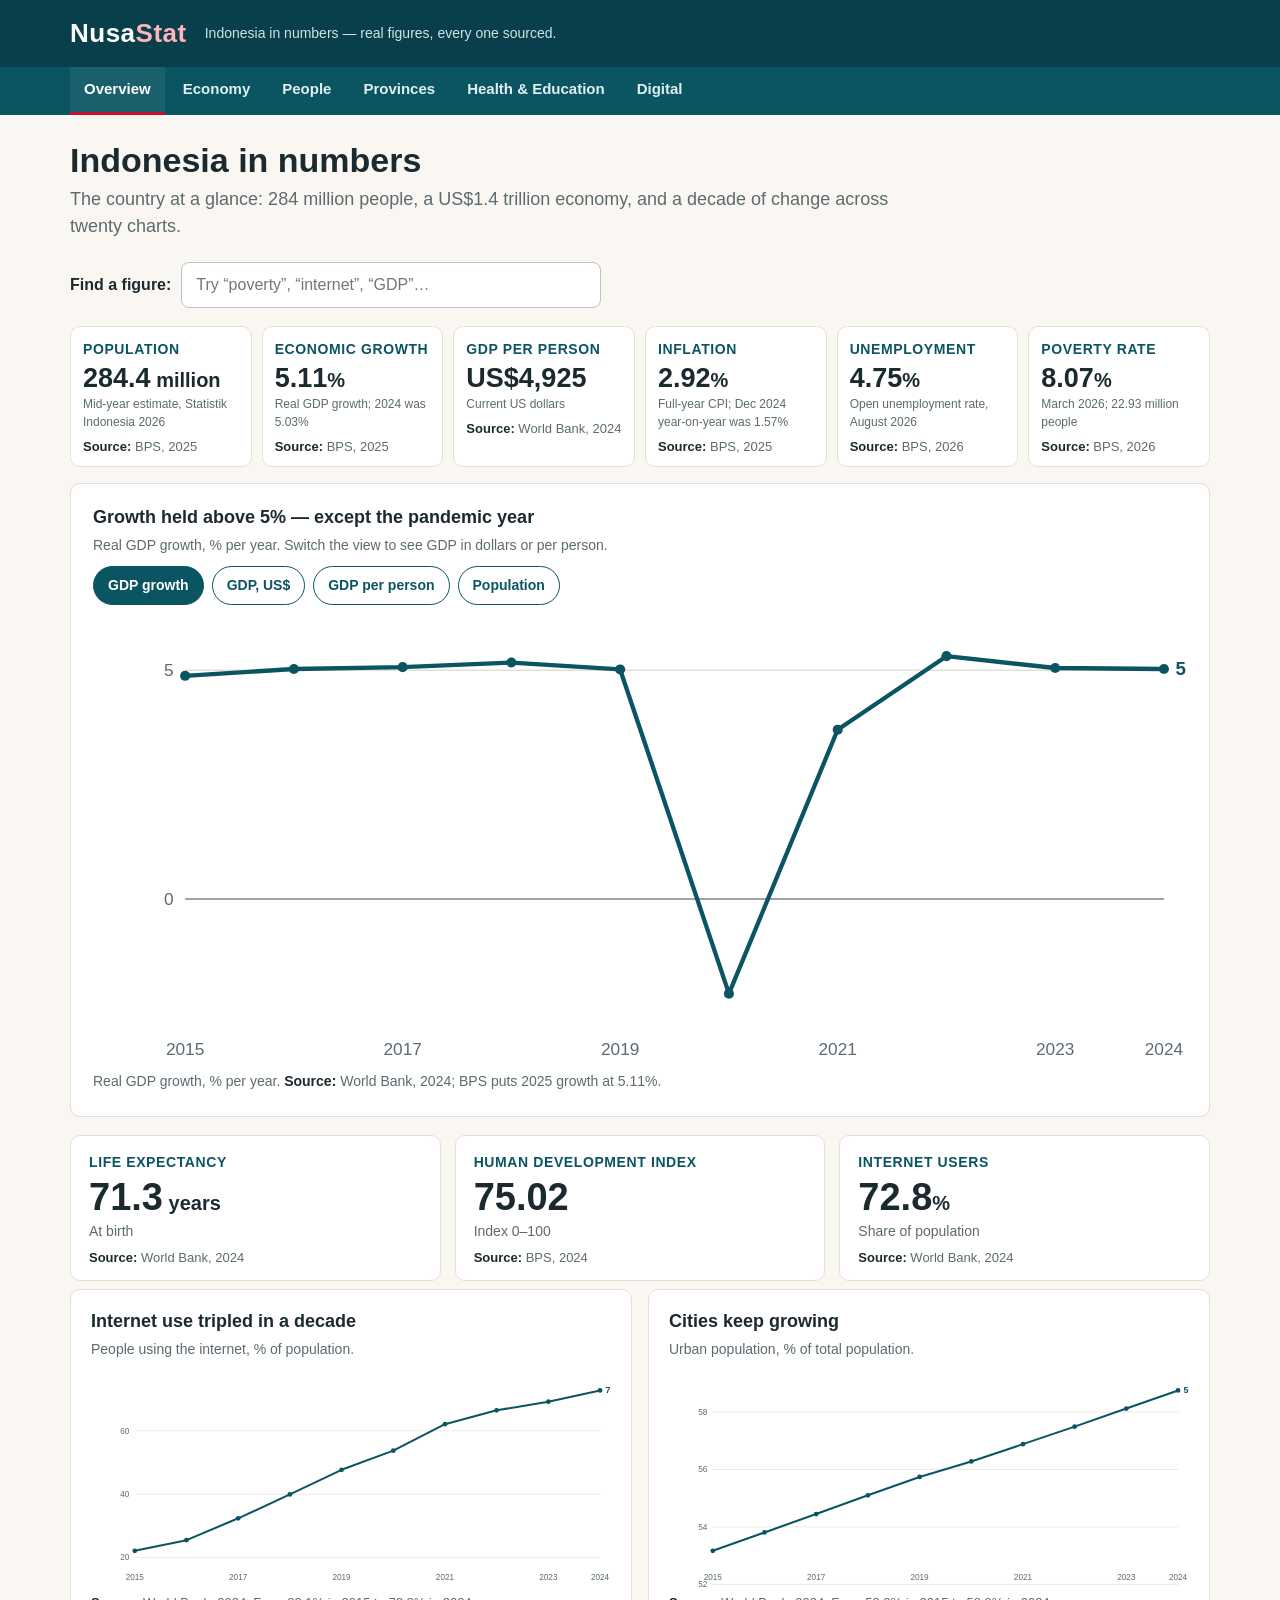
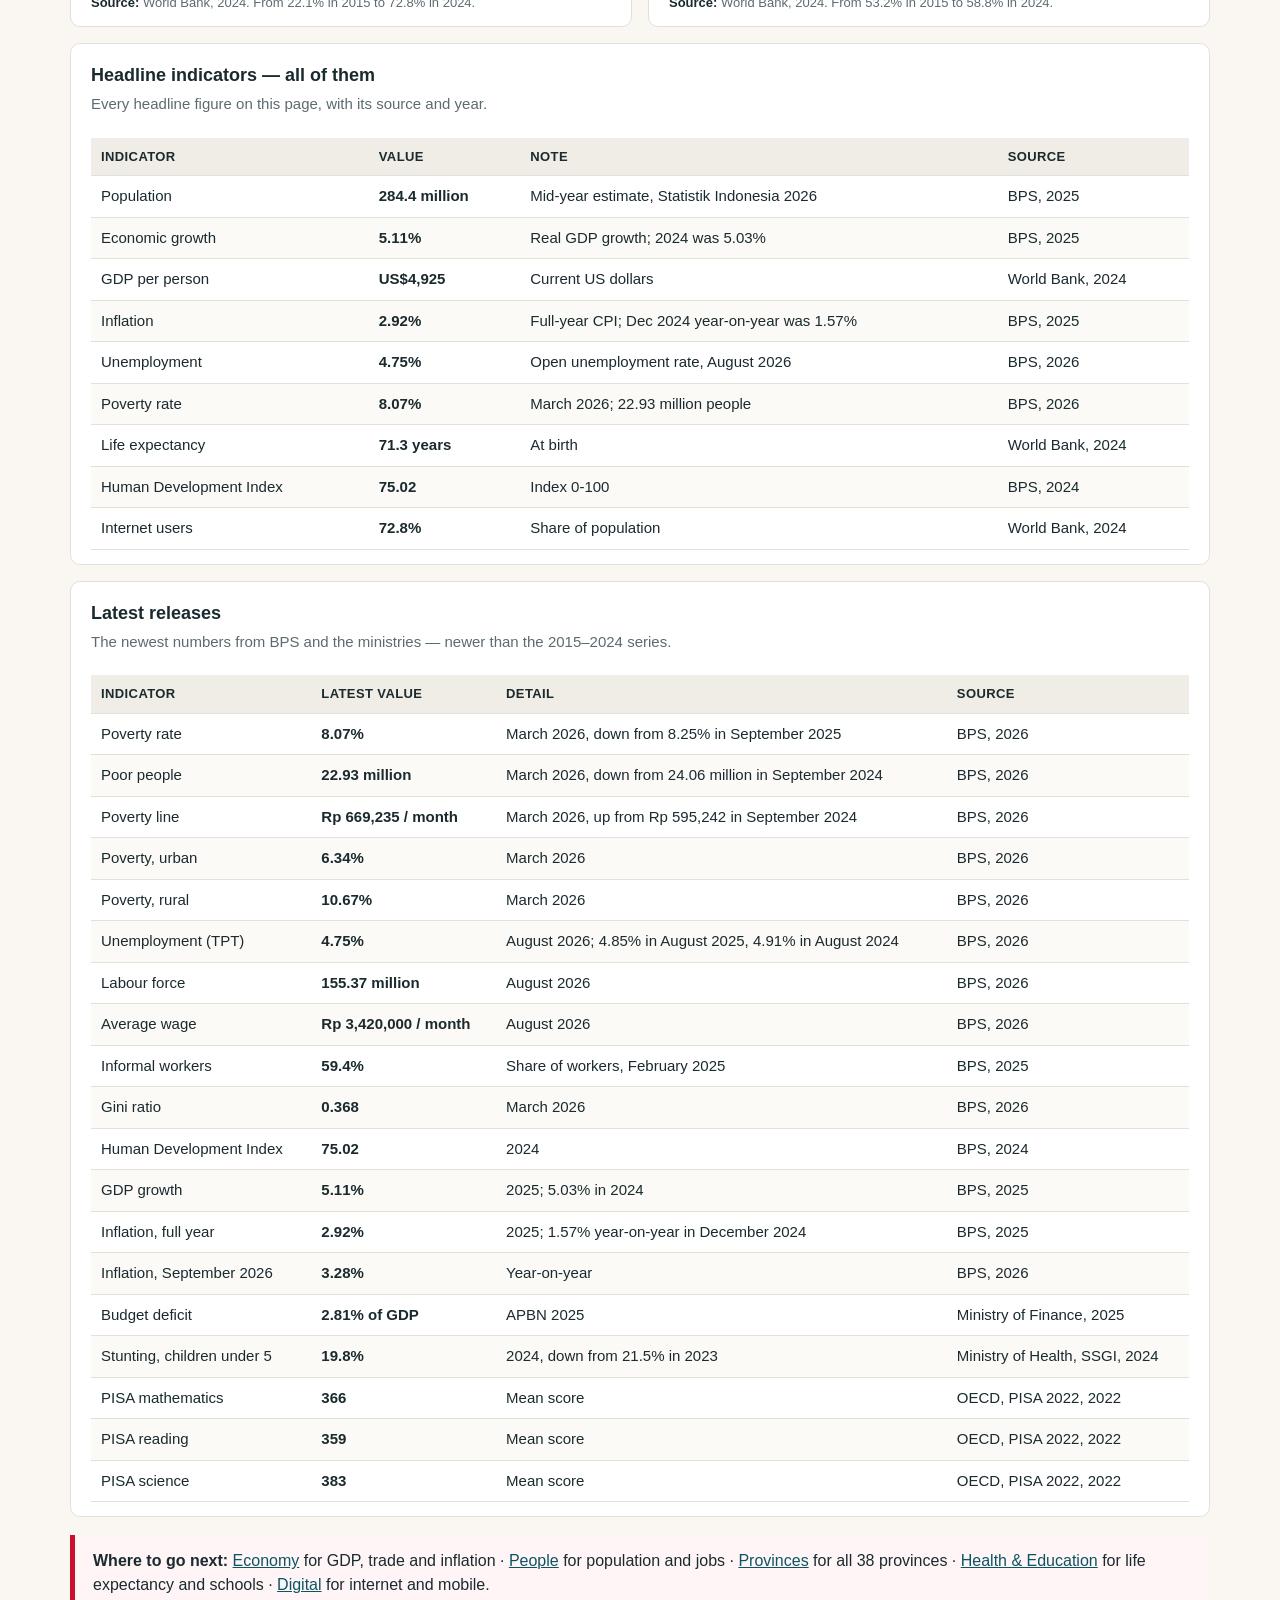
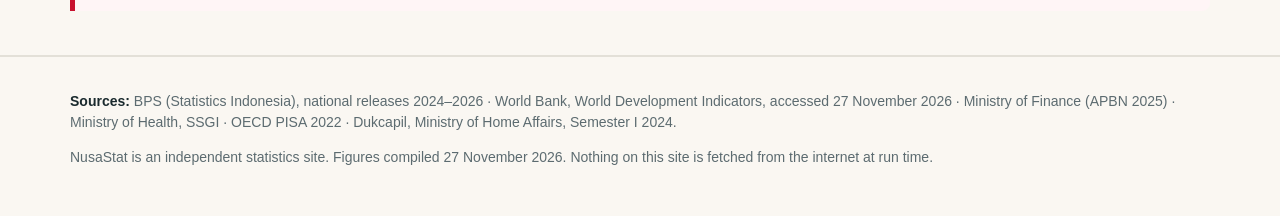
<file: app/index.html>
<!DOCTYPE html>
<html lang="en">
<head>
<meta charset="utf-8">
<meta name="viewport" content="width=device-width, initial-scale=1">
<title>NusaStat — Indonesia in Numbers</title>
<link rel="stylesheet" href="style.css">
<script src="data.js" defer></script>
<script src="charts.js" defer></script>
<script src="app.js" defer></script>
</head>
<body>
<header class="top"><div class="wrap">
<a class="brand" href="index.html">Nusa<span>Stat</span></a>
<p class="tagline">Indonesia in numbers — real figures, every one sourced.</p>
</div></header>
<nav class="main"><div class="wrap">
<a href="index.html" class="active">Overview</a>
<a href="economy.html">Economy</a>
<a href="people.html">People</a>
<a href="provinces.html">Provinces</a>
<a href="health-education.html">Health &amp; Education</a>
<a href="digital.html">Digital</a>
</div></nav>
<main class="wrap">
<h1>Indonesia in numbers</h1>
<p class="lede">The country at a glance: 284 million people, a US$1.4 trillion economy, and a decade of change across twenty charts.</p>
<div class="filter-row">
<label for="figure-search"><strong>Find a figure:</strong></label>
<input type="search" id="figure-search" placeholder="Try “poverty”, “internet”, “GDP”…">
<span class="hint" id="search-count"></span>
</div>
<div id="figure-grid">
<div class="cards strip">
<div class="card"><div class="k">Population</div><div class="v">284.4<small> million</small></div><p class="n">Mid-year estimate, Statistik Indonesia 2026</p><p class="src"><b>Source:</b> BPS, 2025</p></div>
<div class="card"><div class="k">Economic growth</div><div class="v">5.11<small>%</small></div><p class="n">Real GDP growth; 2024 was 5.03%</p><p class="src"><b>Source:</b> BPS, 2025</p></div>
<div class="card"><div class="k">GDP per person</div><div class="v">US$4,925</div><p class="n">Current US dollars</p><p class="src"><b>Source:</b> World Bank, 2024</p></div>
<div class="card"><div class="k">Inflation</div><div class="v">2.92<small>%</small></div><p class="n">Full-year CPI; Dec 2024 year-on-year was 1.57%</p><p class="src"><b>Source:</b> BPS, 2025</p></div>
<div class="card"><div class="k">Unemployment</div><div class="v">4.75<small>%</small></div><p class="n">Open unemployment rate, August 2026</p><p class="src"><b>Source:</b> BPS, 2026</p></div>
<div class="card"><div class="k">Poverty rate</div><div class="v">8.07<small>%</small></div><p class="n">March 2026; 22.93 million people</p><p class="src"><b>Source:</b> BPS, 2026</p></div>
</div>

<div class="panel wide">
<h3>Growth held above 5% — except the pandemic year</h3>
<p class="chart-cap">Real GDP growth, % per year. Switch the view to see GDP in dollars or per person.</p>
<div class="toggles" data-toggle-group="main-chart">
<button class="on" data-series="gdpGrowth" data-caption="Real GDP growth, % per year. Source: World Bank, 2024; BPS puts 2025 growth at 5.11%.">GDP growth</button>
<button data-series="gdpUsd" data-caption="GDP in current US dollars, billions. Source: World Bank, 2024.">GDP, US$</button>
<button data-series="gdpPerCapita" data-caption="GDP per person in current US dollars. Source: World Bank, 2024.">GDP per person</button>
<button data-series="population" data-caption="Total population, people. Source: World Bank, 2024; BPS mid-year 2025 estimate is 284.4 million.">Population</button>
</div>
<div id="main-chart" data-chart="line" data-series="gdpGrowth" data-title="Real GDP growth" data-unit="% per year"></div>
<p class="src chart-cap">Real GDP growth, % per year. <b>Source:</b> World Bank, 2024; BPS puts 2025 growth at 5.11%.</p>
</div>

<div class="cards">
<div class="card"><div class="k">Life expectancy</div><div class="v">71.3<small> years</small></div><p class="n">At birth</p><p class="src"><b>Source:</b> World Bank, 2024</p></div>
<div class="card"><div class="k">Human Development Index</div><div class="v">75.02</div><p class="n">Index 0–100</p><p class="src"><b>Source:</b> BPS, 2024</p></div>
<div class="card"><div class="k">Internet users</div><div class="v">72.8<small>%</small></div><p class="n">Share of population</p><p class="src"><b>Source:</b> World Bank, 2024</p></div>
</div>

<div class="cols">
<div class="panel">
<h3>Internet use tripled in a decade</h3>
<p class="chart-cap">People using the internet, % of population.</p>
<div data-chart="line" data-series="internetUsers" data-title="People using the internet" data-unit="% of population"></div>
<p class="src"><b>Source:</b> World Bank, 2024. From 22.1% in 2015 to 72.8% in 2024.</p>
</div>
<div class="panel">
<h3>Cities keep growing</h3>
<p class="chart-cap">Urban population, % of total population.</p>
<div data-chart="line" data-series="urbanShare" data-title="Urban population" data-unit="% of total"></div>
<p class="src"><b>Source:</b> World Bank, 2024. From 53.2% in 2015 to 58.8% in 2024.</p>
</div>
</div>

<div class="panel">
<h3>Headline indicators — all of them</h3>
<p class="sub">Every headline figure on this page, with its source and year.</p>
<div class="table-scroll" data-table="headlines"></div>
</div>

<div class="panel">
<h3>Latest releases</h3>
<p class="sub">The newest numbers from BPS and the ministries — newer than the 2015–2024 series.</p>
<div class="table-scroll" data-table="bps-latest"></div>
</div>

<div class="callout"><p><strong>Where to go next:</strong> <a href="economy.html">Economy</a> for GDP, trade and inflation · <a href="people.html">People</a> for population and jobs · <a href="provinces.html">Provinces</a> for all 38 provinces · <a href="health-education.html">Health &amp; Education</a> for life expectancy and schools · <a href="digital.html">Digital</a> for internet and mobile.</p></div>
</div>
</main>
<footer><div class="wrap">
<p><strong>Sources:</strong> BPS (Statistics Indonesia), national releases 2024–2026 · World Bank, World Development Indicators, accessed 27 November 2026 · Ministry of Finance (APBN 2025) · Ministry of Health, SSGI · OECD PISA 2022 · Dukcapil, Ministry of Home Affairs, Semester I 2024.</p>
<p>NusaStat is an independent statistics site. Figures compiled 27 November <span id="year-now">2026</span>. Nothing on this site is fetched from the internet at run time.</p>
</div></footer>
</body>
</html>
</file>
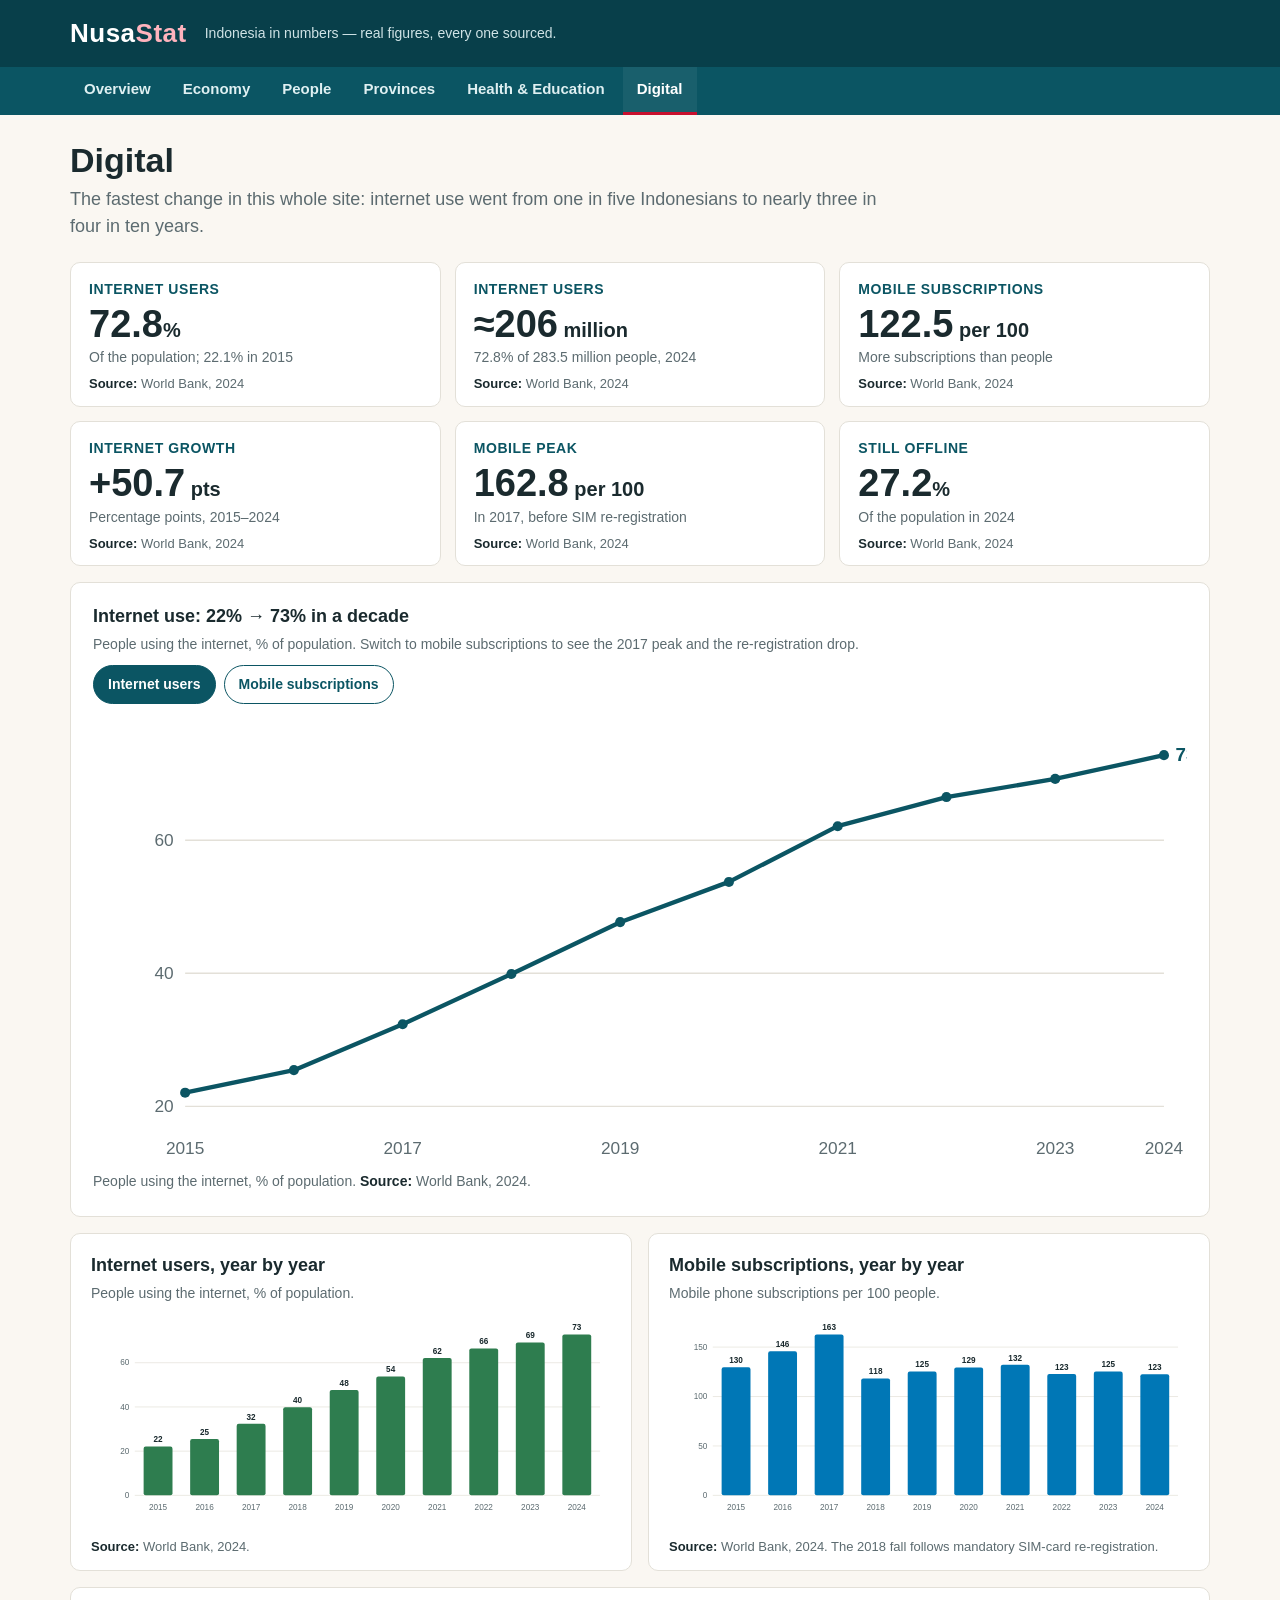
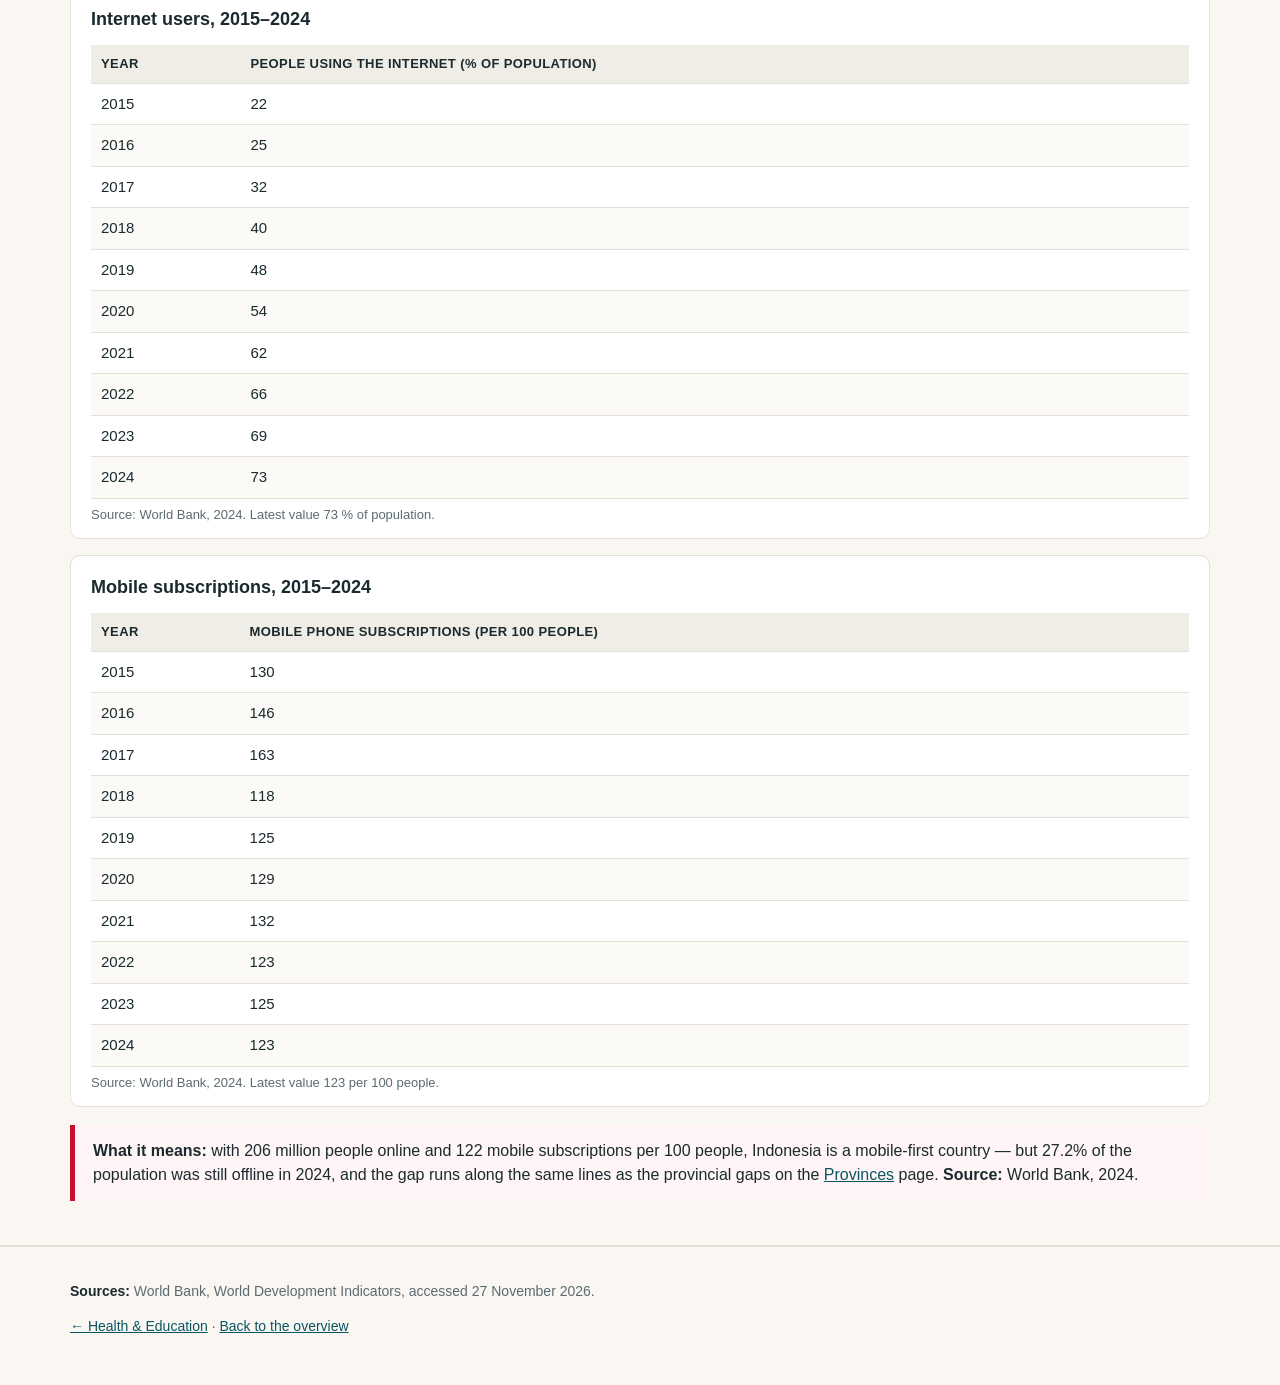
<file: app/digital.html>
<!DOCTYPE html>
<html lang="en">
<head>
<meta charset="utf-8">
<meta name="viewport" content="width=device-width, initial-scale=1">
<title>Digital — NusaStat · Indonesia in Numbers</title>
<link rel="stylesheet" href="style.css">
<script src="data.js" defer></script>
<script src="charts.js" defer></script>
<script src="app.js" defer></script>
</head>
<body>
<header class="top"><div class="wrap">
<a class="brand" href="index.html">Nusa<span>Stat</span></a>
<p class="tagline">Indonesia in numbers — real figures, every one sourced.</p>
</div></header>
<nav class="main"><div class="wrap">
<a href="index.html">Overview</a>
<a href="economy.html">Economy</a>
<a href="people.html">People</a>
<a href="provinces.html">Provinces</a>
<a href="health-education.html">Health &amp; Education</a>
<a href="digital.html" class="active">Digital</a>
</div></nav>
<main class="wrap">
<h1>Digital</h1>
<p class="lede">The fastest change in this whole site: internet use went from one in five Indonesians to nearly three in four in ten years.</p>
<div class="cards">
<div class="card"><div class="k">Internet users</div><div class="v">72.8<small>%</small></div><p class="n">Of the population; 22.1% in 2015</p><p class="src"><b>Source:</b> World Bank, 2024</p></div>
<div class="card"><div class="k">Internet users</div><div class="v">≈206<small> million</small></div><p class="n">72.8% of 283.5 million people, 2024</p><p class="src"><b>Source:</b> World Bank, 2024</p></div>
<div class="card"><div class="k">Mobile subscriptions</div><div class="v">122.5<small> per 100</small></div><p class="n">More subscriptions than people</p><p class="src"><b>Source:</b> World Bank, 2024</p></div>
<div class="card"><div class="k">Internet growth</div><div class="v">+50.7<small> pts</small></div><p class="n">Percentage points, 2015–2024</p><p class="src"><b>Source:</b> World Bank, 2024</p></div>
<div class="card"><div class="k">Mobile peak</div><div class="v">162.8<small> per 100</small></div><p class="n">In 2017, before SIM re-registration</p><p class="src"><b>Source:</b> World Bank, 2024</p></div>
<div class="card"><div class="k">Still offline</div><div class="v">27.2<small>%</small></div><p class="n">Of the population in 2024</p><p class="src"><b>Source:</b> World Bank, 2024</p></div>
</div>

<div class="panel wide">
<h3>Internet use: 22% → 73% in a decade</h3>
<p class="chart-cap">People using the internet, % of population. Switch to mobile subscriptions to see the 2017 peak and the re-registration drop.</p>
<div class="toggles" data-toggle-group="net-chart">
<button class="on" data-series="internetUsers" data-caption="People using the internet, % of population. Source: World Bank, 2024.">Internet users</button>
<button data-series="mobileSubs" data-caption="Mobile phone subscriptions per 100 people. Source: World Bank, 2024.">Mobile subscriptions</button>
</div>
<div id="net-chart" data-chart="line" data-series="internetUsers" data-title="People using the internet" data-unit="% of population"></div>
<p class="src chart-cap">People using the internet, % of population. <b>Source:</b> World Bank, 2024.</p>
</div>

<div class="cols">
<div class="panel">
<h3>Internet users, year by year</h3>
<p class="chart-cap">People using the internet, % of population.</p>
<div data-chart="bars" data-series="internetUsers" data-title="People using the internet" data-unit="% of population" data-color="#2e7d4f"></div>
<p class="src"><b>Source:</b> World Bank, 2024.</p>
</div>
<div class="panel">
<h3>Mobile subscriptions, year by year</h3>
<p class="chart-cap">Mobile phone subscriptions per 100 people.</p>
<div data-chart="bars" data-series="mobileSubs" data-title="Mobile subscriptions" data-unit="per 100 people" data-color="#0077b6"></div>
<p class="src"><b>Source:</b> World Bank, 2024. The 2018 fall follows mandatory SIM-card re-registration.</p>
</div>
</div>

<div class="panel">
<h3>Internet users, 2015–2024</h3>
<div class="table-scroll" data-table="series" data-series="internetUsers"></div>
</div>
<div class="panel">
<h3>Mobile subscriptions, 2015–2024</h3>
<div class="table-scroll" data-table="series" data-series="mobileSubs"></div>
</div>
<div class="callout"><p><strong>What it means:</strong> with 206 million people online and 122 mobile subscriptions per 100 people, Indonesia is a mobile-first country — but 27.2% of the population was still offline in 2024, and the gap runs along the same lines as the provincial gaps on the <a href="provinces.html">Provinces</a> page. <b>Source:</b> World Bank, 2024.</p></div>
</main>
<footer><div class="wrap">
<p><strong>Sources:</strong> World Bank, World Development Indicators, accessed 27 November 2026.</p>
<p><a href="health-education.html">← Health &amp; Education</a> · <a href="index.html">Back to the overview</a></p>
</div></footer>
</body>
</html>
</file>
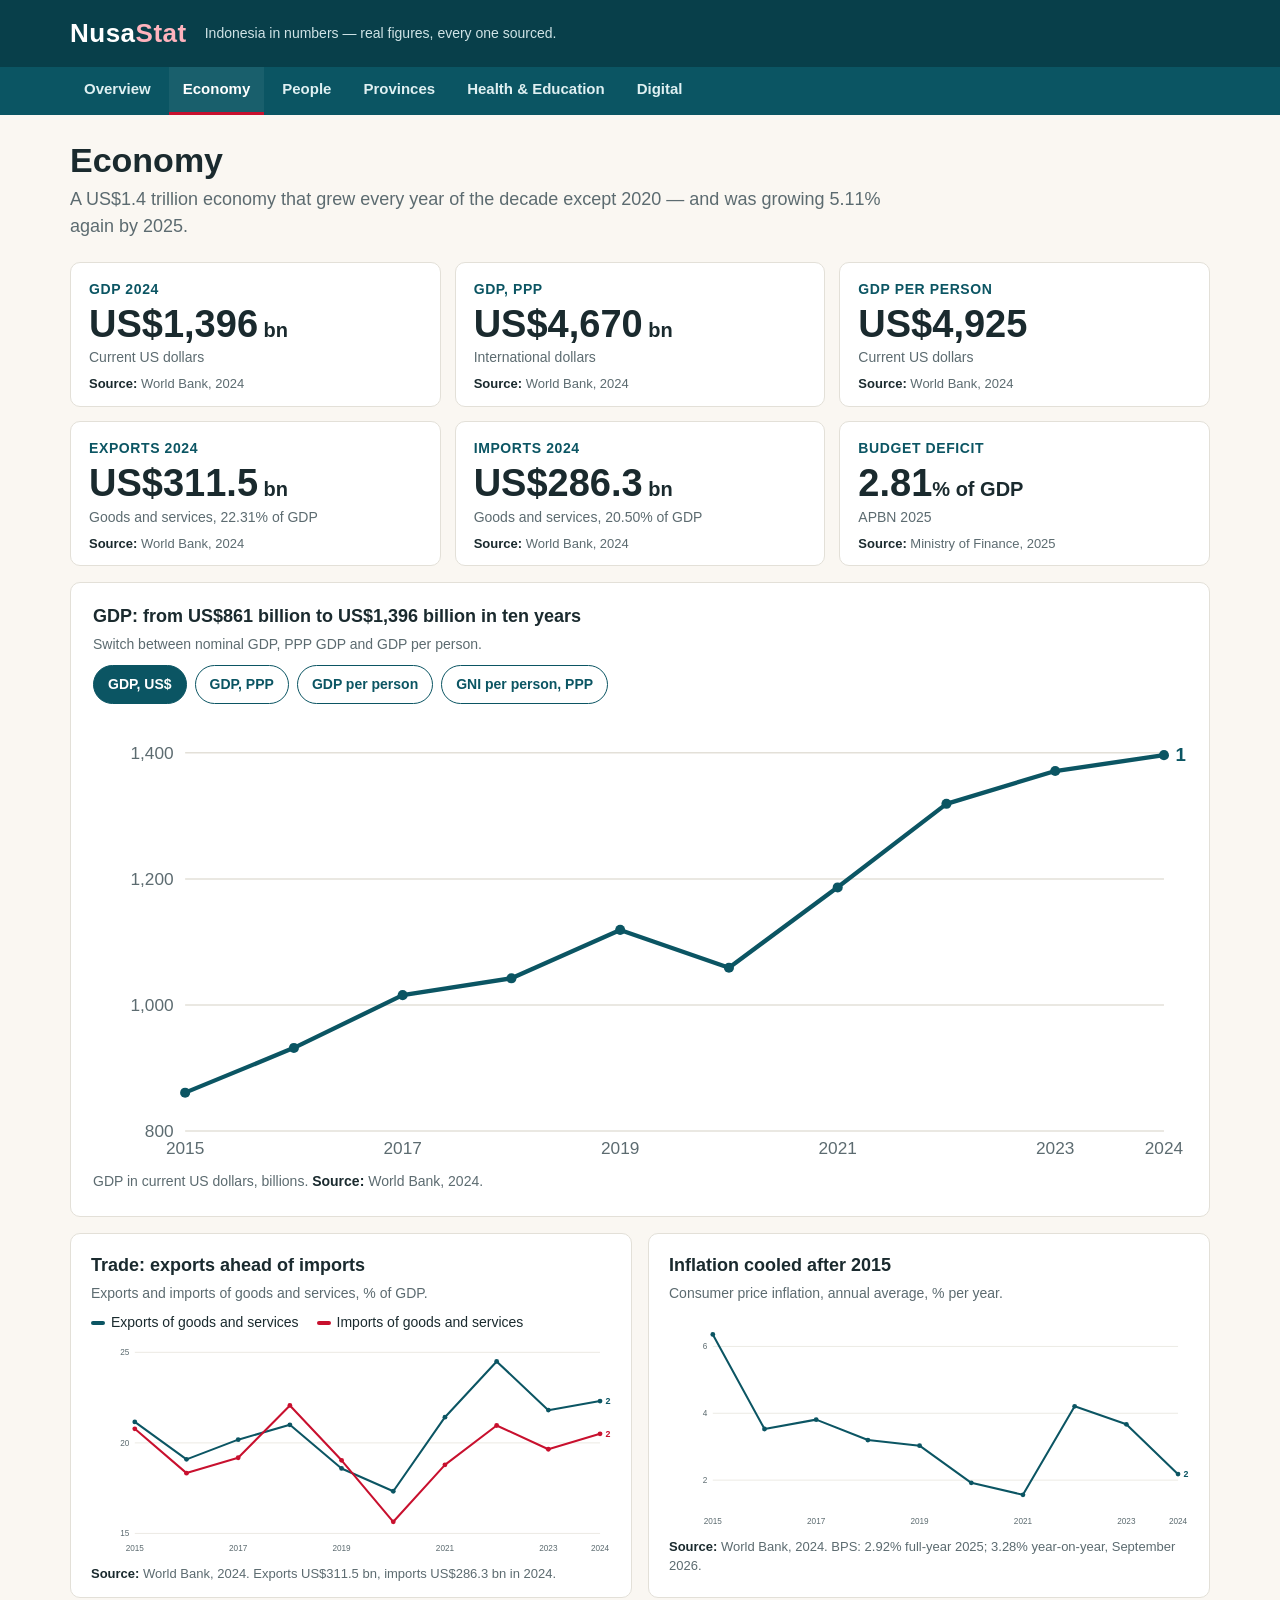
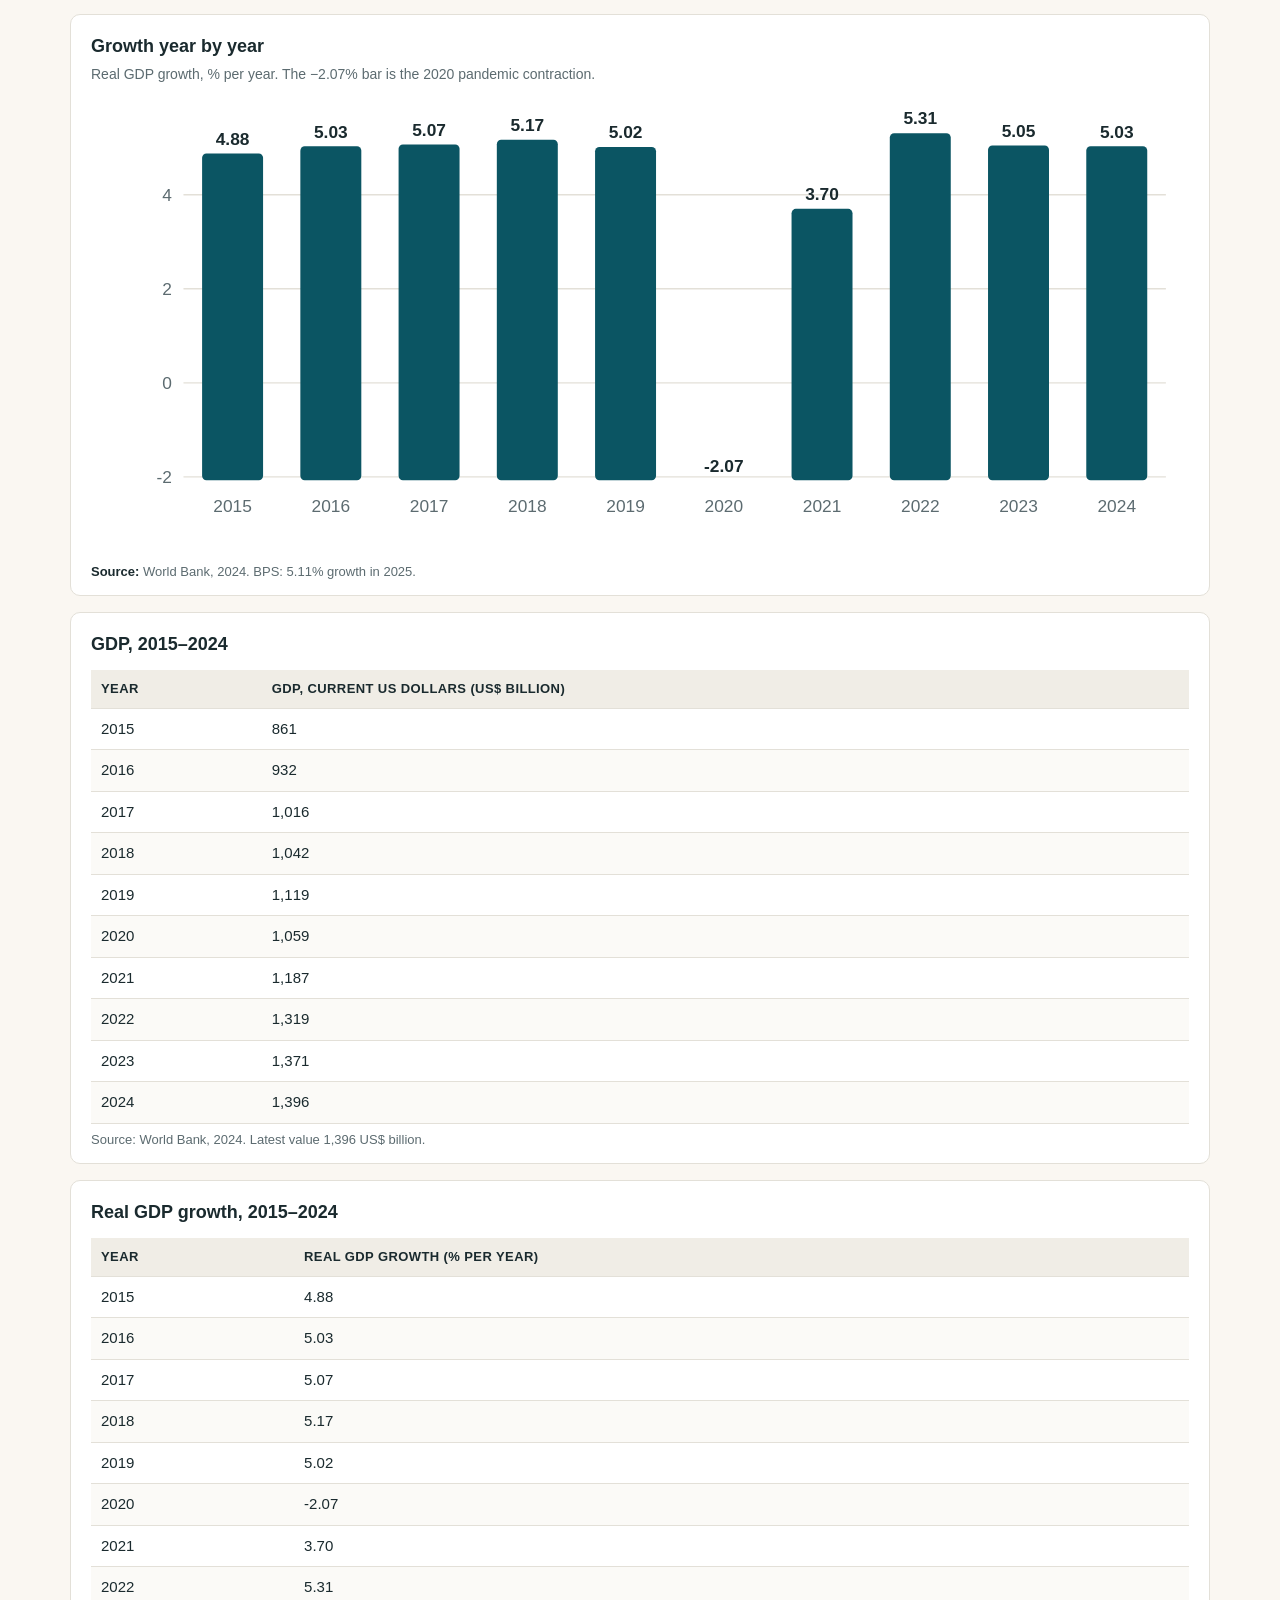
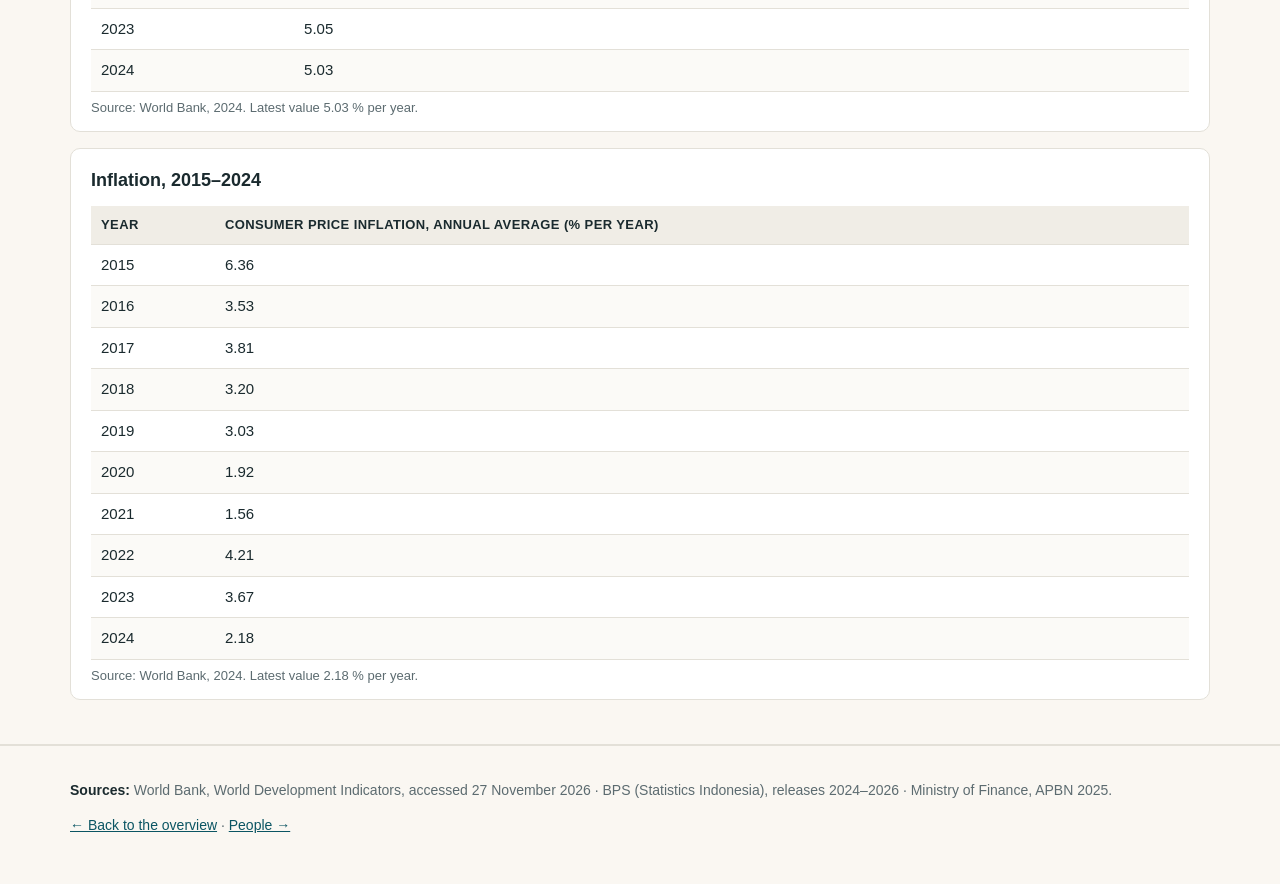
<file: app/economy.html>
<!DOCTYPE html>
<html lang="en">
<head>
<meta charset="utf-8">
<meta name="viewport" content="width=device-width, initial-scale=1">
<title>Economy — NusaStat · Indonesia in Numbers</title>
<link rel="stylesheet" href="style.css">
<script src="data.js" defer></script>
<script src="charts.js" defer></script>
<script src="app.js" defer></script>
</head>
<body>
<header class="top"><div class="wrap">
<a class="brand" href="index.html">Nusa<span>Stat</span></a>
<p class="tagline">Indonesia in numbers — real figures, every one sourced.</p>
</div></header>
<nav class="main"><div class="wrap">
<a href="index.html">Overview</a>
<a href="economy.html" class="active">Economy</a>
<a href="people.html">People</a>
<a href="provinces.html">Provinces</a>
<a href="health-education.html">Health &amp; Education</a>
<a href="digital.html">Digital</a>
</div></nav>
<main class="wrap">
<h1>Economy</h1>
<p class="lede">A US$1.4 trillion economy that grew every year of the decade except 2020 — and was growing 5.11% again by 2025.</p>
<div class="cards">
<div class="card"><div class="k">GDP 2024</div><div class="v">US$1,396<small> bn</small></div><p class="n">Current US dollars</p><p class="src"><b>Source:</b> World Bank, 2024</p></div>
<div class="card"><div class="k">GDP, PPP</div><div class="v">US$4,670<small> bn</small></div><p class="n">International dollars</p><p class="src"><b>Source:</b> World Bank, 2024</p></div>
<div class="card"><div class="k">GDP per person</div><div class="v">US$4,925</div><p class="n">Current US dollars</p><p class="src"><b>Source:</b> World Bank, 2024</p></div>
<div class="card"><div class="k">Exports 2024</div><div class="v">US$311.5<small> bn</small></div><p class="n">Goods and services, 22.31% of GDP</p><p class="src"><b>Source:</b> World Bank, 2024</p></div>
<div class="card"><div class="k">Imports 2024</div><div class="v">US$286.3<small> bn</small></div><p class="n">Goods and services, 20.50% of GDP</p><p class="src"><b>Source:</b> World Bank, 2024</p></div>
<div class="card"><div class="k">Budget deficit</div><div class="v">2.81<small>% of GDP</small></div><p class="n">APBN 2025</p><p class="src"><b>Source:</b> Ministry of Finance, 2025</p></div>
</div>

<div class="panel wide">
<h3>GDP: from US$861 billion to US$1,396 billion in ten years</h3>
<p class="chart-cap">Switch between nominal GDP, PPP GDP and GDP per person.</p>
<div class="toggles" data-toggle-group="gdp-chart">
<button class="on" data-series="gdpUsd" data-caption="GDP in current US dollars, billions. Source: World Bank, 2024.">GDP, US$</button>
<button data-series="gdpPpp" data-caption="GDP at purchasing power parity, billions of international dollars. Source: World Bank, 2024.">GDP, PPP</button>
<button data-series="gdpPerCapita" data-caption="GDP per person in current US dollars. Source: World Bank, 2024.">GDP per person</button>
<button data-series="gniPppPerCapita" data-caption="GNI per person at PPP, international dollars. Source: World Bank, 2024.">GNI per person, PPP</button>
</div>
<div id="gdp-chart" data-chart="line" data-series="gdpUsd" data-title="GDP, current US dollars" data-unit="US$ billion"></div>
<p class="src chart-cap">GDP in current US dollars, billions. <b>Source:</b> World Bank, 2024.</p>
</div>

<div class="cols">
<div class="panel">
<h3>Trade: exports ahead of imports</h3>
<p class="chart-cap">Exports and imports of goods and services, % of GDP.</p>
<div data-chart="line" data-series="exportsShare,importsShare" data-title="Trade shares" data-unit="% of GDP"></div>
<p class="src"><b>Source:</b> World Bank, 2024. Exports US$311.5 bn, imports US$286.3 bn in 2024.</p>
</div>
<div class="panel">
<h3>Inflation cooled after 2015</h3>
<p class="chart-cap">Consumer price inflation, annual average, % per year.</p>
<div data-chart="line" data-series="cpiInflation" data-title="Consumer price inflation" data-unit="% per year"></div>
<p class="src"><b>Source:</b> World Bank, 2024. BPS: 2.92% full-year 2025; 3.28% year-on-year, September 2026.</p>
</div>
</div>

<div class="panel">
<h3>Growth year by year</h3>
<p class="chart-cap">Real GDP growth, % per year. The −2.07% bar is the 2020 pandemic contraction.</p>
<div data-chart="bars" data-series="gdpGrowth" data-title="Real GDP growth" data-unit="% per year" data-color="#0b5563"></div>
<p class="src"><b>Source:</b> World Bank, 2024. BPS: 5.11% growth in 2025.</p>
</div>

<div class="panel">
<h3>GDP, 2015–2024</h3>
<div class="table-scroll" data-table="series" data-series="gdpUsd"></div>
</div>
<div class="panel">
<h3>Real GDP growth, 2015–2024</h3>
<div class="table-scroll" data-table="series" data-series="gdpGrowth"></div>
</div>
<div class="panel">
<h3>Inflation, 2015–2024</h3>
<div class="table-scroll" data-table="series" data-series="cpiInflation"></div>
</div>
</main>
<footer><div class="wrap">
<p><strong>Sources:</strong> World Bank, World Development Indicators, accessed 27 November 2026 · BPS (Statistics Indonesia), releases 2024–2026 · Ministry of Finance, APBN 2025.</p>
<p><a href="index.html">← Back to the overview</a> · <a href="people.html">People →</a></p>
</div></footer>
</body>
</html>
</file>
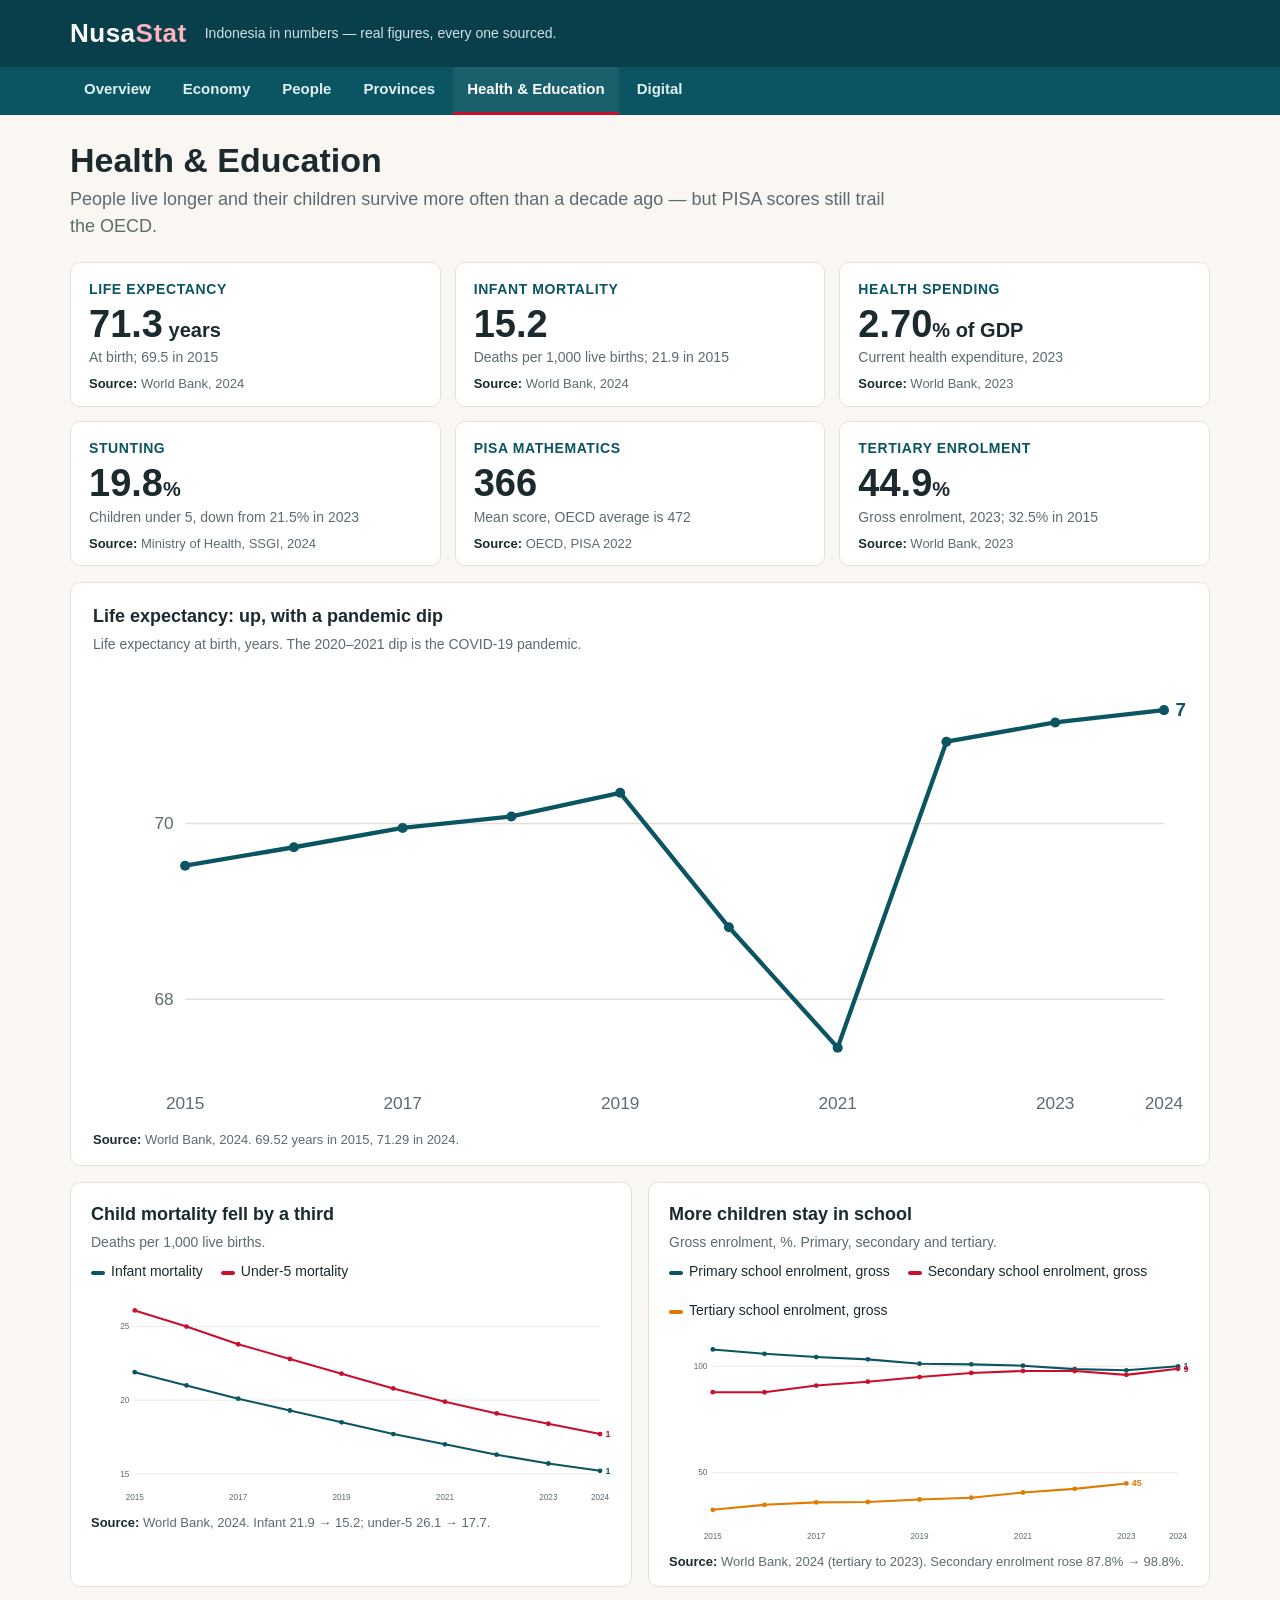
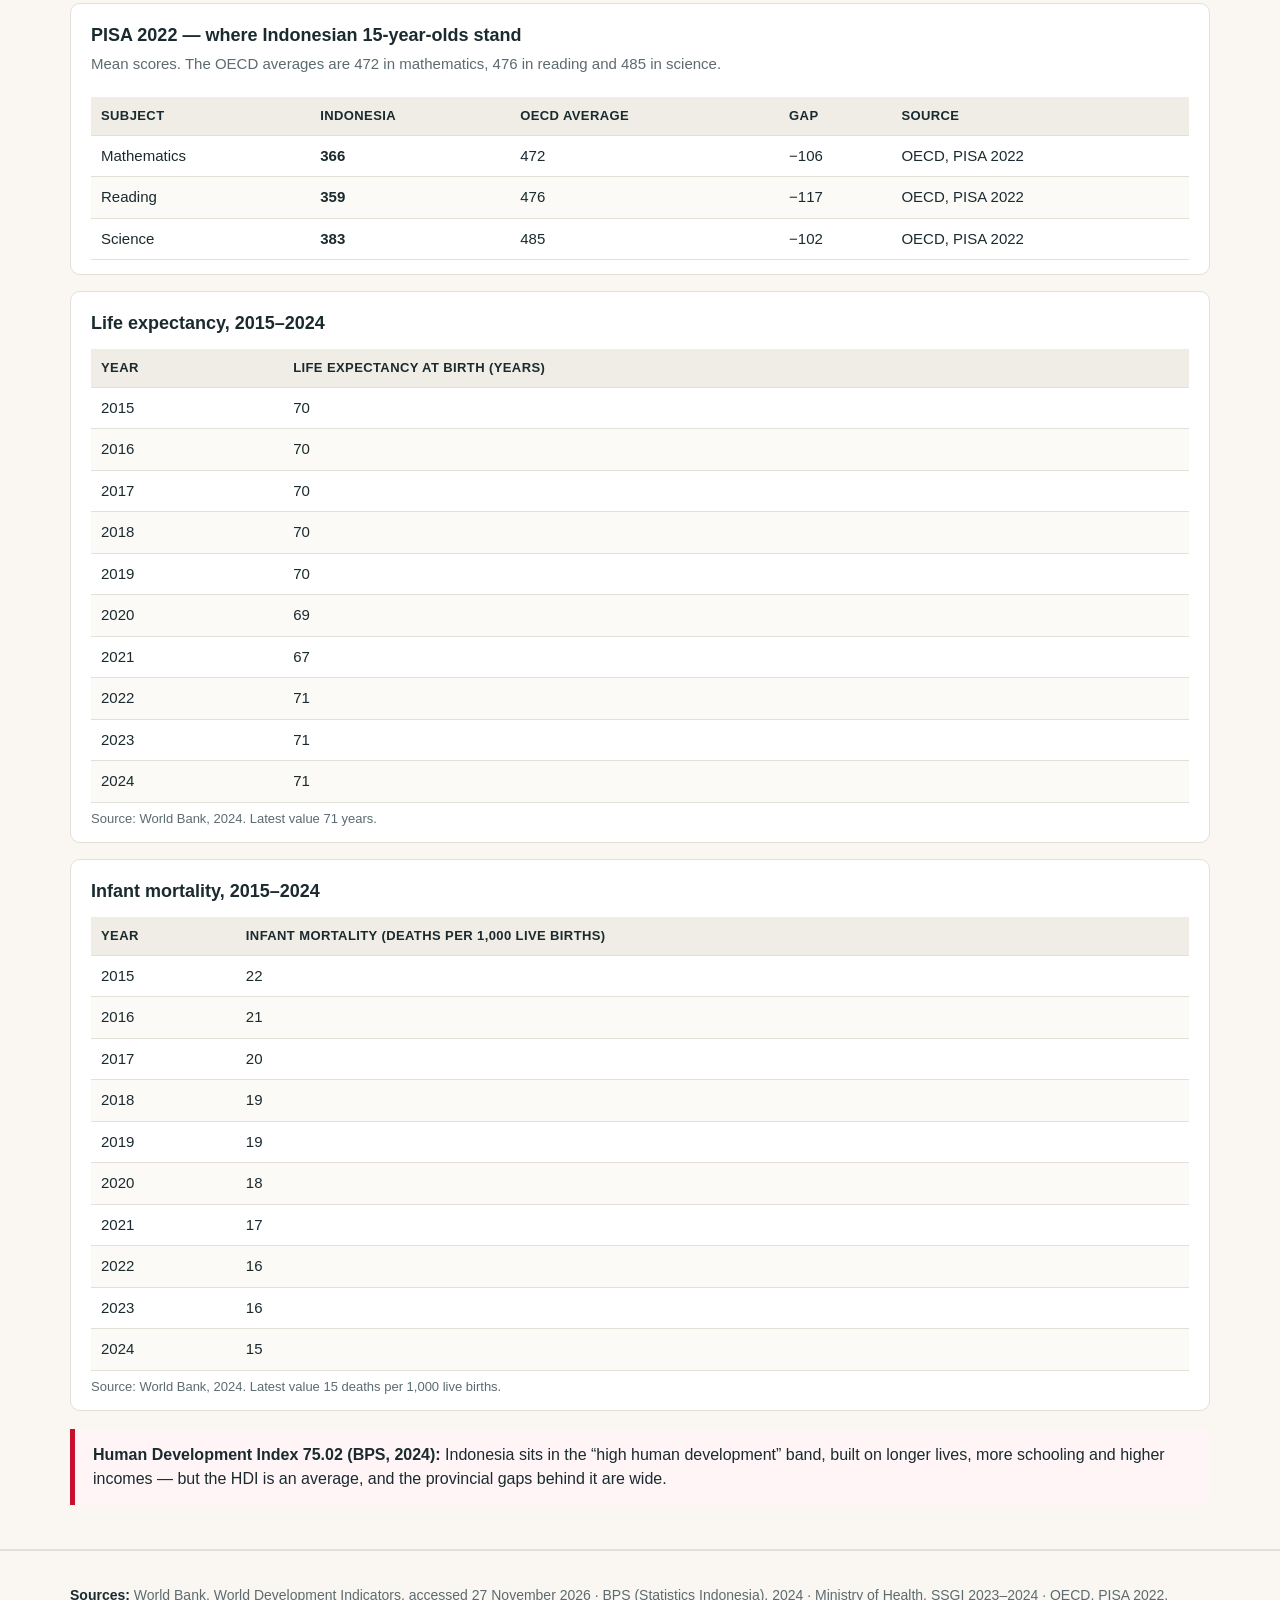
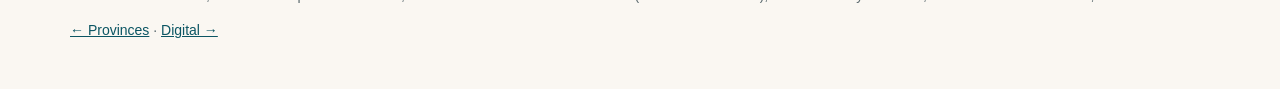
<file: app/health-education.html>
<!DOCTYPE html>
<html lang="en">
<head>
<meta charset="utf-8">
<meta name="viewport" content="width=device-width, initial-scale=1">
<title>Health &amp; Education — NusaStat · Indonesia in Numbers</title>
<link rel="stylesheet" href="style.css">
<script src="data.js" defer></script>
<script src="charts.js" defer></script>
<script src="app.js" defer></script>
</head>
<body>
<header class="top"><div class="wrap">
<a class="brand" href="index.html">Nusa<span>Stat</span></a>
<p class="tagline">Indonesia in numbers — real figures, every one sourced.</p>
</div></header>
<nav class="main"><div class="wrap">
<a href="index.html">Overview</a>
<a href="economy.html">Economy</a>
<a href="people.html">People</a>
<a href="provinces.html">Provinces</a>
<a href="health-education.html" class="active">Health &amp; Education</a>
<a href="digital.html">Digital</a>
</div></nav>
<main class="wrap">
<h1>Health &amp; Education</h1>
<p class="lede">People live longer and their children survive more often than a decade ago — but PISA scores still trail the OECD.</p>
<div class="cards">
<div class="card"><div class="k">Life expectancy</div><div class="v">71.3<small> years</small></div><p class="n">At birth; 69.5 in 2015</p><p class="src"><b>Source:</b> World Bank, 2024</p></div>
<div class="card"><div class="k">Infant mortality</div><div class="v">15.2</div><p class="n">Deaths per 1,000 live births; 21.9 in 2015</p><p class="src"><b>Source:</b> World Bank, 2024</p></div>
<div class="card"><div class="k">Health spending</div><div class="v">2.70<small>% of GDP</small></div><p class="n">Current health expenditure, 2023</p><p class="src"><b>Source:</b> World Bank, 2023</p></div>
<div class="card"><div class="k">Stunting</div><div class="v">19.8<small>%</small></div><p class="n">Children under 5, down from 21.5% in 2023</p><p class="src"><b>Source:</b> Ministry of Health, SSGI, 2024</p></div>
<div class="card"><div class="k">PISA mathematics</div><div class="v">366</div><p class="n">Mean score, OECD average is 472</p><p class="src"><b>Source:</b> OECD, PISA 2022</p></div>
<div class="card"><div class="k">Tertiary enrolment</div><div class="v">44.9<small>%</small></div><p class="n">Gross enrolment, 2023; 32.5% in 2015</p><p class="src"><b>Source:</b> World Bank, 2023</p></div>
</div>

<div class="panel wide">
<h3>Life expectancy: up, with a pandemic dip</h3>
<p class="chart-cap">Life expectancy at birth, years. The 2020–2021 dip is the COVID-19 pandemic.</p>
<div data-chart="line" data-series="lifeExpectancy" data-title="Life expectancy at birth" data-unit="years"></div>
<p class="src"><b>Source:</b> World Bank, 2024. 69.52 years in 2015, 71.29 in 2024.</p>
</div>

<div class="cols">
<div class="panel">
<h3>Child mortality fell by a third</h3>
<p class="chart-cap">Deaths per 1,000 live births.</p>
<div data-chart="line" data-series="infantMortality,under5Mortality" data-title="Child mortality" data-unit="per 1,000 live births"></div>
<p class="src"><b>Source:</b> World Bank, 2024. Infant 21.9 → 15.2; under-5 26.1 → 17.7.</p>
</div>
<div class="panel">
<h3>More children stay in school</h3>
<p class="chart-cap">Gross enrolment, %. Primary, secondary and tertiary.</p>
<div data-chart="line" data-series="enrolPrimary,enrolSecondary,enrolTertiary" data-title="School enrolment" data-unit="%"></div>
<p class="src"><b>Source:</b> World Bank, 2024 (tertiary to 2023). Secondary enrolment rose 87.8% → 98.8%.</p>
</div>
</div>

<div class="panel">
<h3>PISA 2022 — where Indonesian 15-year-olds stand</h3>
<p class="sub">Mean scores. The OECD averages are 472 in mathematics, 476 in reading and 485 in science.</p>
<div class="table-scroll"><table>
<thead><tr><th>Subject</th><th>Indonesia</th><th>OECD average</th><th>Gap</th><th>Source</th></tr></thead>
<tbody>
<tr><td>Mathematics</td><td><strong>366</strong></td><td>472</td><td>−106</td><td>OECD, PISA 2022</td></tr>
<tr><td>Reading</td><td><strong>359</strong></td><td>476</td><td>−117</td><td>OECD, PISA 2022</td></tr>
<tr><td>Science</td><td><strong>383</strong></td><td>485</td><td>−102</td><td>OECD, PISA 2022</td></tr>
</tbody></table></div>
</div>

<div class="panel">
<h3>Life expectancy, 2015–2024</h3>
<div class="table-scroll" data-table="series" data-series="lifeExpectancy"></div>
</div>
<div class="panel">
<h3>Infant mortality, 2015–2024</h3>
<div class="table-scroll" data-table="series" data-series="infantMortality"></div>
</div>
<div class="callout"><p><strong>Human Development Index 75.02 (BPS, 2024):</strong> Indonesia sits in the “high human development” band, built on longer lives, more schooling and higher incomes — but the HDI is an average, and the provincial gaps behind it are wide.</p></div>
</main>
<footer><div class="wrap">
<p><strong>Sources:</strong> World Bank, World Development Indicators, accessed 27 November 2026 · BPS (Statistics Indonesia), 2024 · Ministry of Health, SSGI 2023–2024 · OECD, PISA 2022.</p>
<p><a href="provinces.html">← Provinces</a> · <a href="digital.html">Digital →</a></p>
</div></footer>
</body>
</html>
</file>
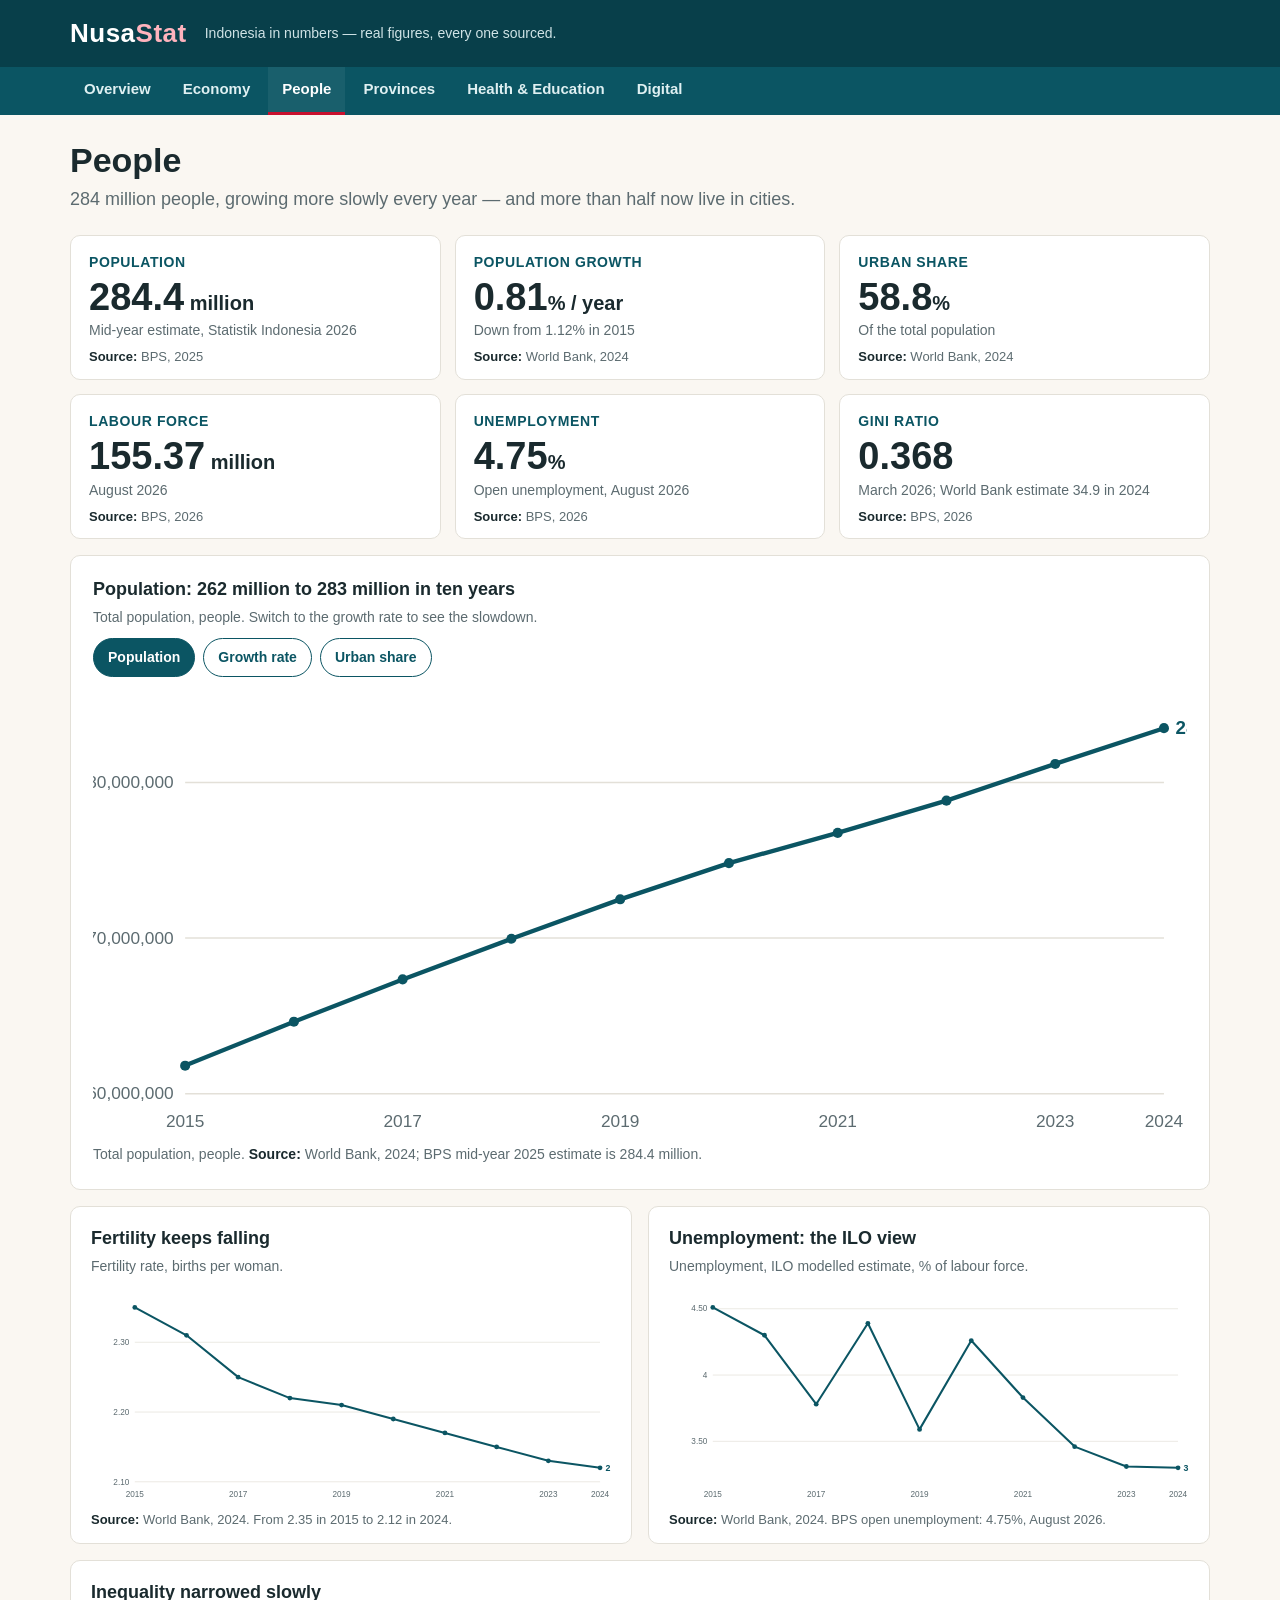
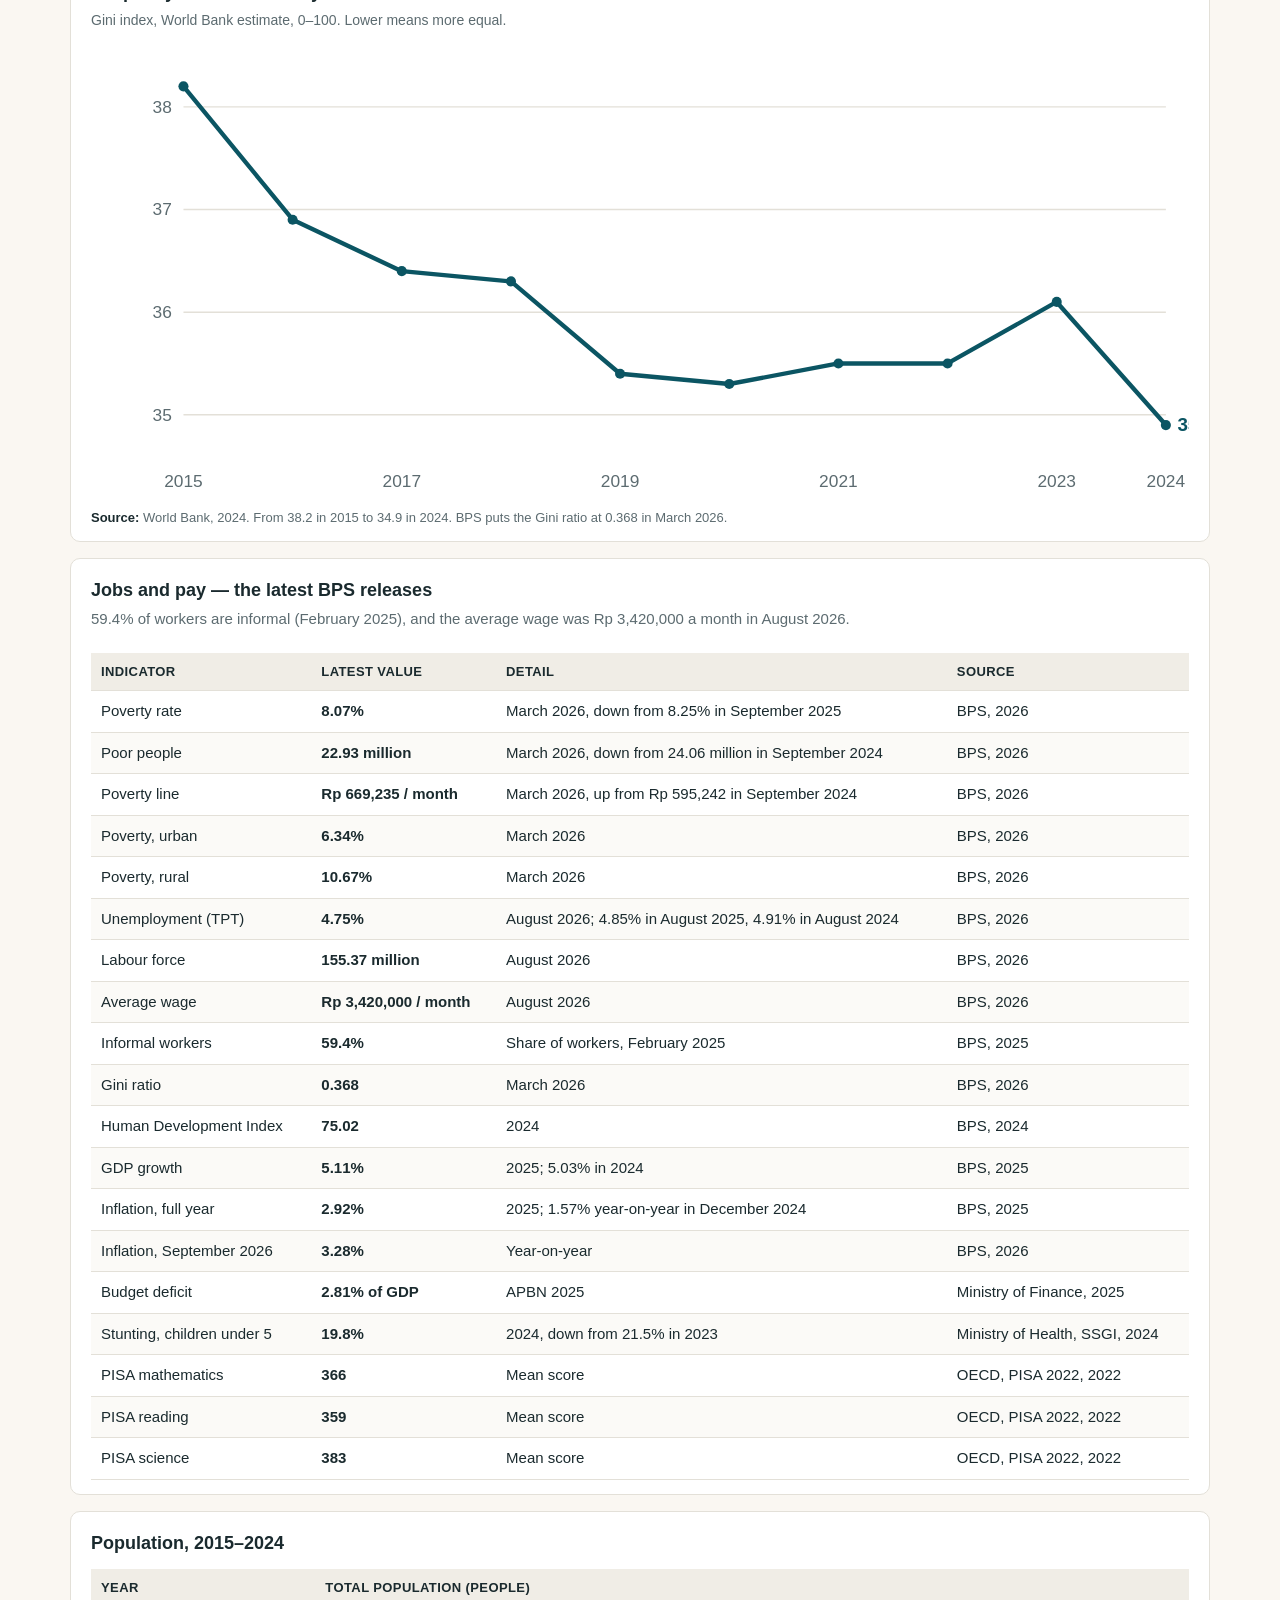
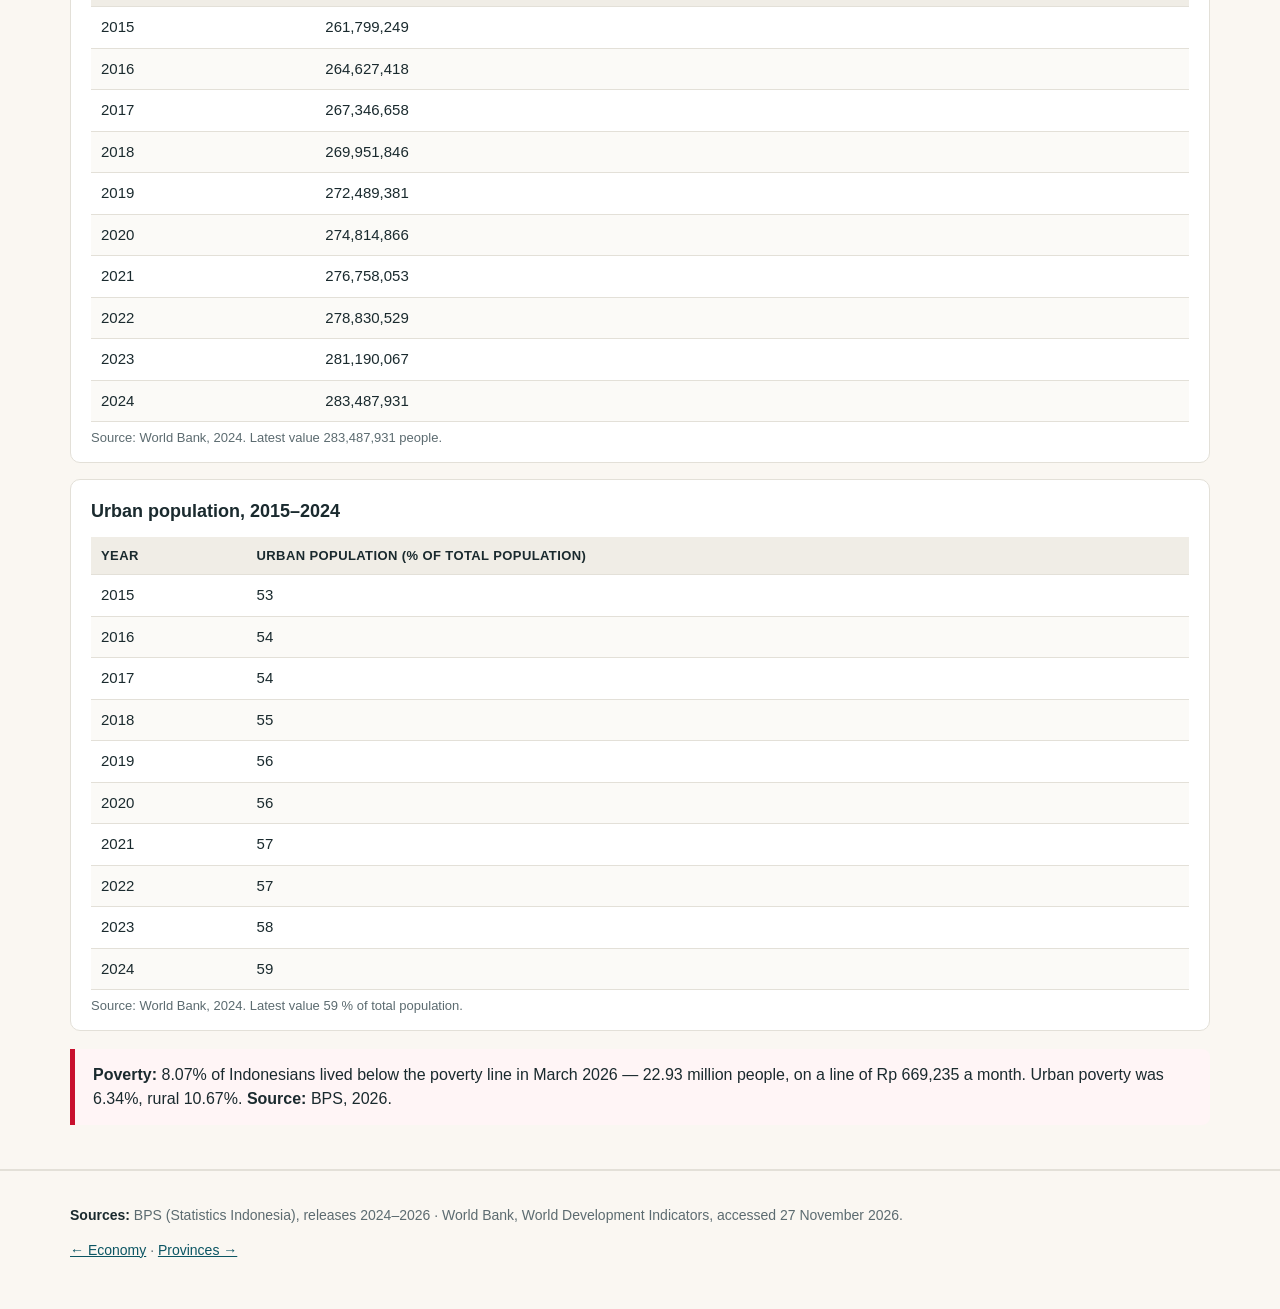
<file: app/people.html>
<!DOCTYPE html>
<html lang="en">
<head>
<meta charset="utf-8">
<meta name="viewport" content="width=device-width, initial-scale=1">
<title>People — NusaStat · Indonesia in Numbers</title>
<link rel="stylesheet" href="style.css">
<script src="data.js" defer></script>
<script src="charts.js" defer></script>
<script src="app.js" defer></script>
</head>
<body>
<header class="top"><div class="wrap">
<a class="brand" href="index.html">Nusa<span>Stat</span></a>
<p class="tagline">Indonesia in numbers — real figures, every one sourced.</p>
</div></header>
<nav class="main"><div class="wrap">
<a href="index.html">Overview</a>
<a href="economy.html">Economy</a>
<a href="people.html" class="active">People</a>
<a href="provinces.html">Provinces</a>
<a href="health-education.html">Health &amp; Education</a>
<a href="digital.html">Digital</a>
</div></nav>
<main class="wrap">
<h1>People</h1>
<p class="lede">284 million people, growing more slowly every year — and more than half now live in cities.</p>
<div class="cards">
<div class="card"><div class="k">Population</div><div class="v">284.4<small> million</small></div><p class="n">Mid-year estimate, Statistik Indonesia 2026</p><p class="src"><b>Source:</b> BPS, 2025</p></div>
<div class="card"><div class="k">Population growth</div><div class="v">0.81<small>% / year</small></div><p class="n">Down from 1.12% in 2015</p><p class="src"><b>Source:</b> World Bank, 2024</p></div>
<div class="card"><div class="k">Urban share</div><div class="v">58.8<small>%</small></div><p class="n">Of the total population</p><p class="src"><b>Source:</b> World Bank, 2024</p></div>
<div class="card"><div class="k">Labour force</div><div class="v">155.37<small> million</small></div><p class="n">August 2026</p><p class="src"><b>Source:</b> BPS, 2026</p></div>
<div class="card"><div class="k">Unemployment</div><div class="v">4.75<small>%</small></div><p class="n">Open unemployment, August 2026</p><p class="src"><b>Source:</b> BPS, 2026</p></div>
<div class="card"><div class="k">Gini ratio</div><div class="v">0.368</div><p class="n">March 2026; World Bank estimate 34.9 in 2024</p><p class="src"><b>Source:</b> BPS, 2026</p></div>
</div>

<div class="panel wide">
<h3>Population: 262 million to 283 million in ten years</h3>
<p class="chart-cap">Total population, people. Switch to the growth rate to see the slowdown.</p>
<div class="toggles" data-toggle-group="pop-chart">
<button class="on" data-series="population" data-caption="Total population, people. Source: World Bank, 2024; BPS mid-year 2025 estimate is 284.4 million.">Population</button>
<button data-series="popGrowth" data-caption="Population growth, % per year. Source: World Bank, 2024.">Growth rate</button>
<button data-series="urbanShare" data-caption="Urban population, % of total population. Source: World Bank, 2024.">Urban share</button>
</div>
<div id="pop-chart" data-chart="line" data-series="population" data-title="Total population" data-unit="people"></div>
<p class="src chart-cap">Total population, people. <b>Source:</b> World Bank, 2024; BPS mid-year 2025 estimate is 284.4 million.</p>
</div>

<div class="cols">
<div class="panel">
<h3>Fertility keeps falling</h3>
<p class="chart-cap">Fertility rate, births per woman.</p>
<div data-chart="line" data-series="fertility" data-title="Fertility rate" data-unit="births per woman"></div>
<p class="src"><b>Source:</b> World Bank, 2024. From 2.35 in 2015 to 2.12 in 2024.</p>
</div>
<div class="panel">
<h3>Unemployment: the ILO view</h3>
<p class="chart-cap">Unemployment, ILO modelled estimate, % of labour force.</p>
<div data-chart="line" data-series="unemploymentIlo" data-title="Unemployment, ILO estimate" data-unit="% of labour force"></div>
<p class="src"><b>Source:</b> World Bank, 2024. BPS open unemployment: 4.75%, August 2026.</p>
</div>
</div>

<div class="panel">
<h3>Inequality narrowed slowly</h3>
<p class="chart-cap">Gini index, World Bank estimate, 0–100. Lower means more equal.</p>
<div data-chart="line" data-series="giniWb" data-title="Gini index" data-unit="index 0-100"></div>
<p class="src"><b>Source:</b> World Bank, 2024. From 38.2 in 2015 to 34.9 in 2024. BPS puts the Gini ratio at 0.368 in March 2026.</p>
</div>

<div class="panel">
<h3>Jobs and pay — the latest BPS releases</h3>
<p class="sub">59.4% of workers are informal (February 2025), and the average wage was Rp 3,420,000 a month in August 2026.</p>
<div class="table-scroll" data-table="bps-latest"></div>
</div>

<div class="panel">
<h3>Population, 2015–2024</h3>
<div class="table-scroll" data-table="series" data-series="population"></div>
</div>
<div class="panel">
<h3>Urban population, 2015–2024</h3>
<div class="table-scroll" data-table="series" data-series="urbanShare"></div>
</div>
<div class="callout"><p><strong>Poverty:</strong> 8.07% of Indonesians lived below the poverty line in March 2026 — 22.93 million people, on a line of Rp 669,235 a month. Urban poverty was 6.34%, rural 10.67%. <b>Source:</b> BPS, 2026.</p></div>
</main>
<footer><div class="wrap">
<p><strong>Sources:</strong> BPS (Statistics Indonesia), releases 2024–2026 · World Bank, World Development Indicators, accessed 27 November 2026.</p>
<p><a href="economy.html">← Economy</a> · <a href="provinces.html">Provinces →</a></p>
</div></footer>
</body>
</html>
</file>
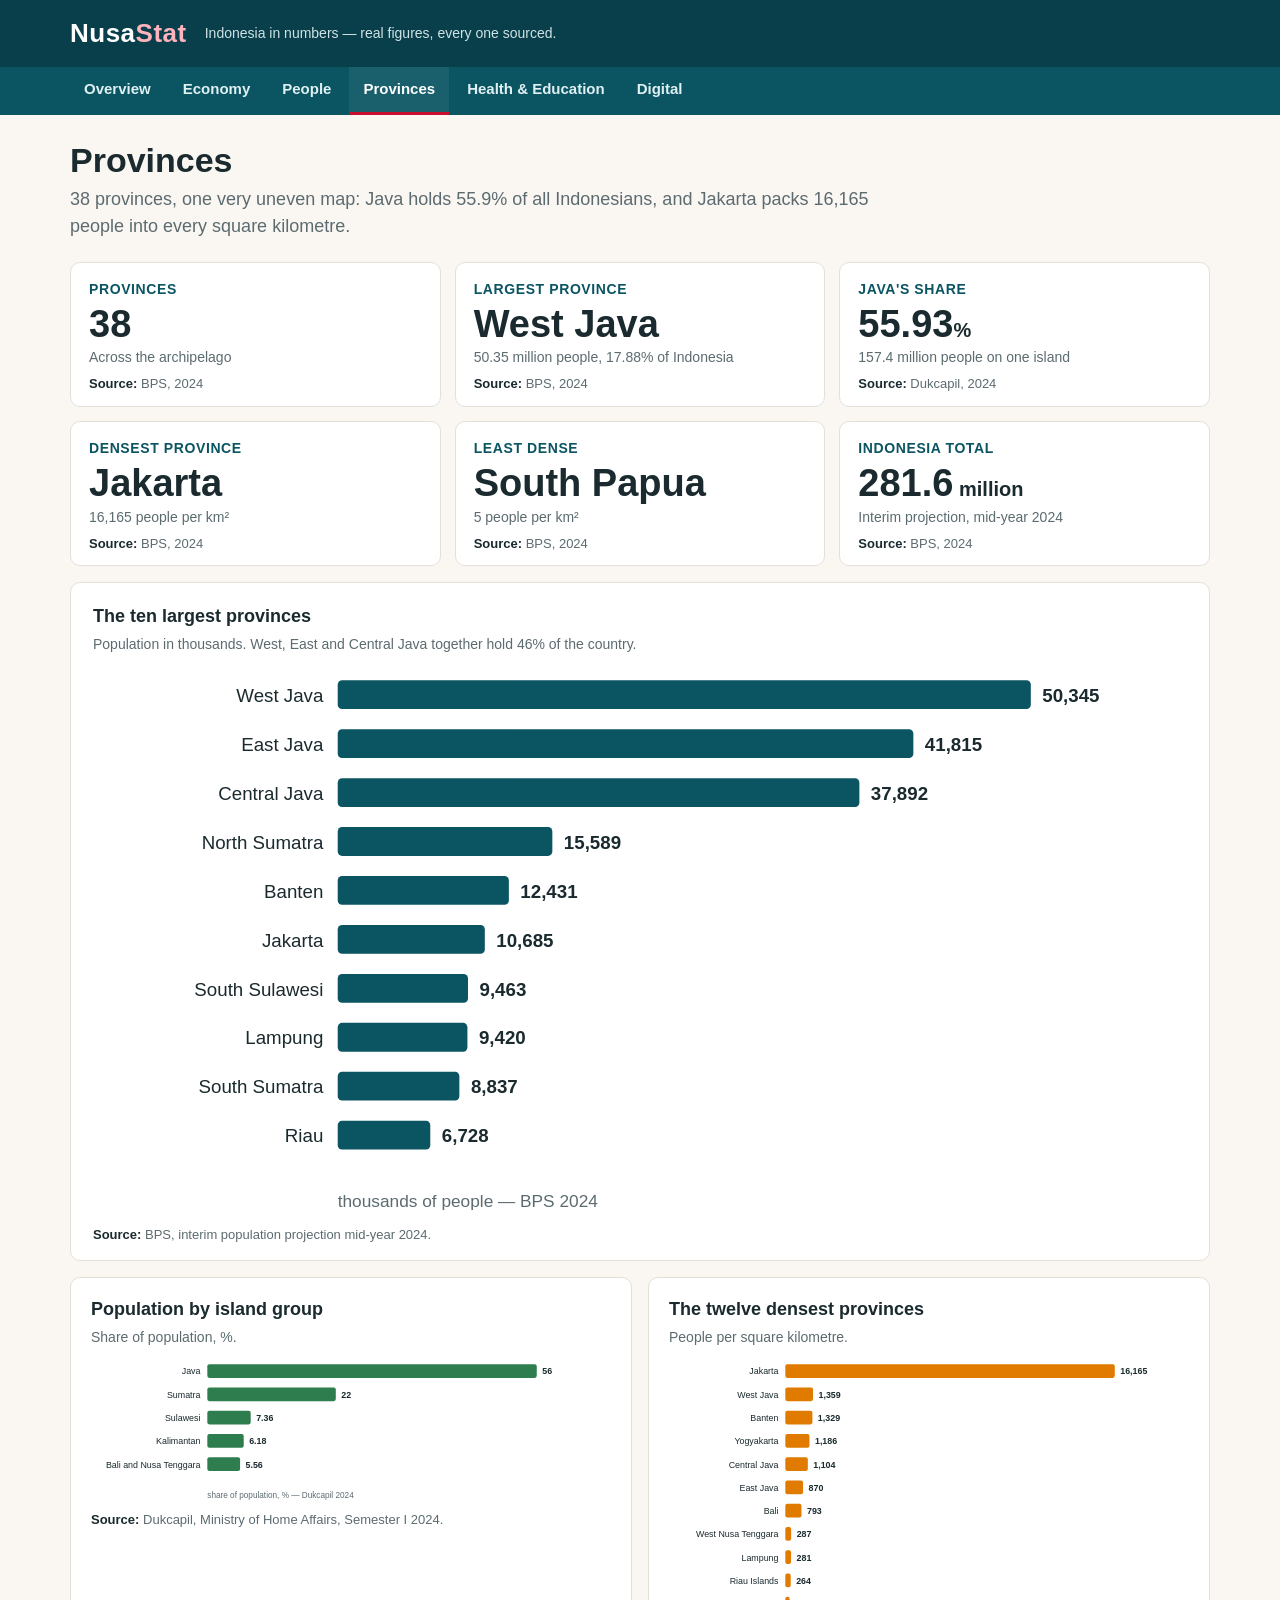
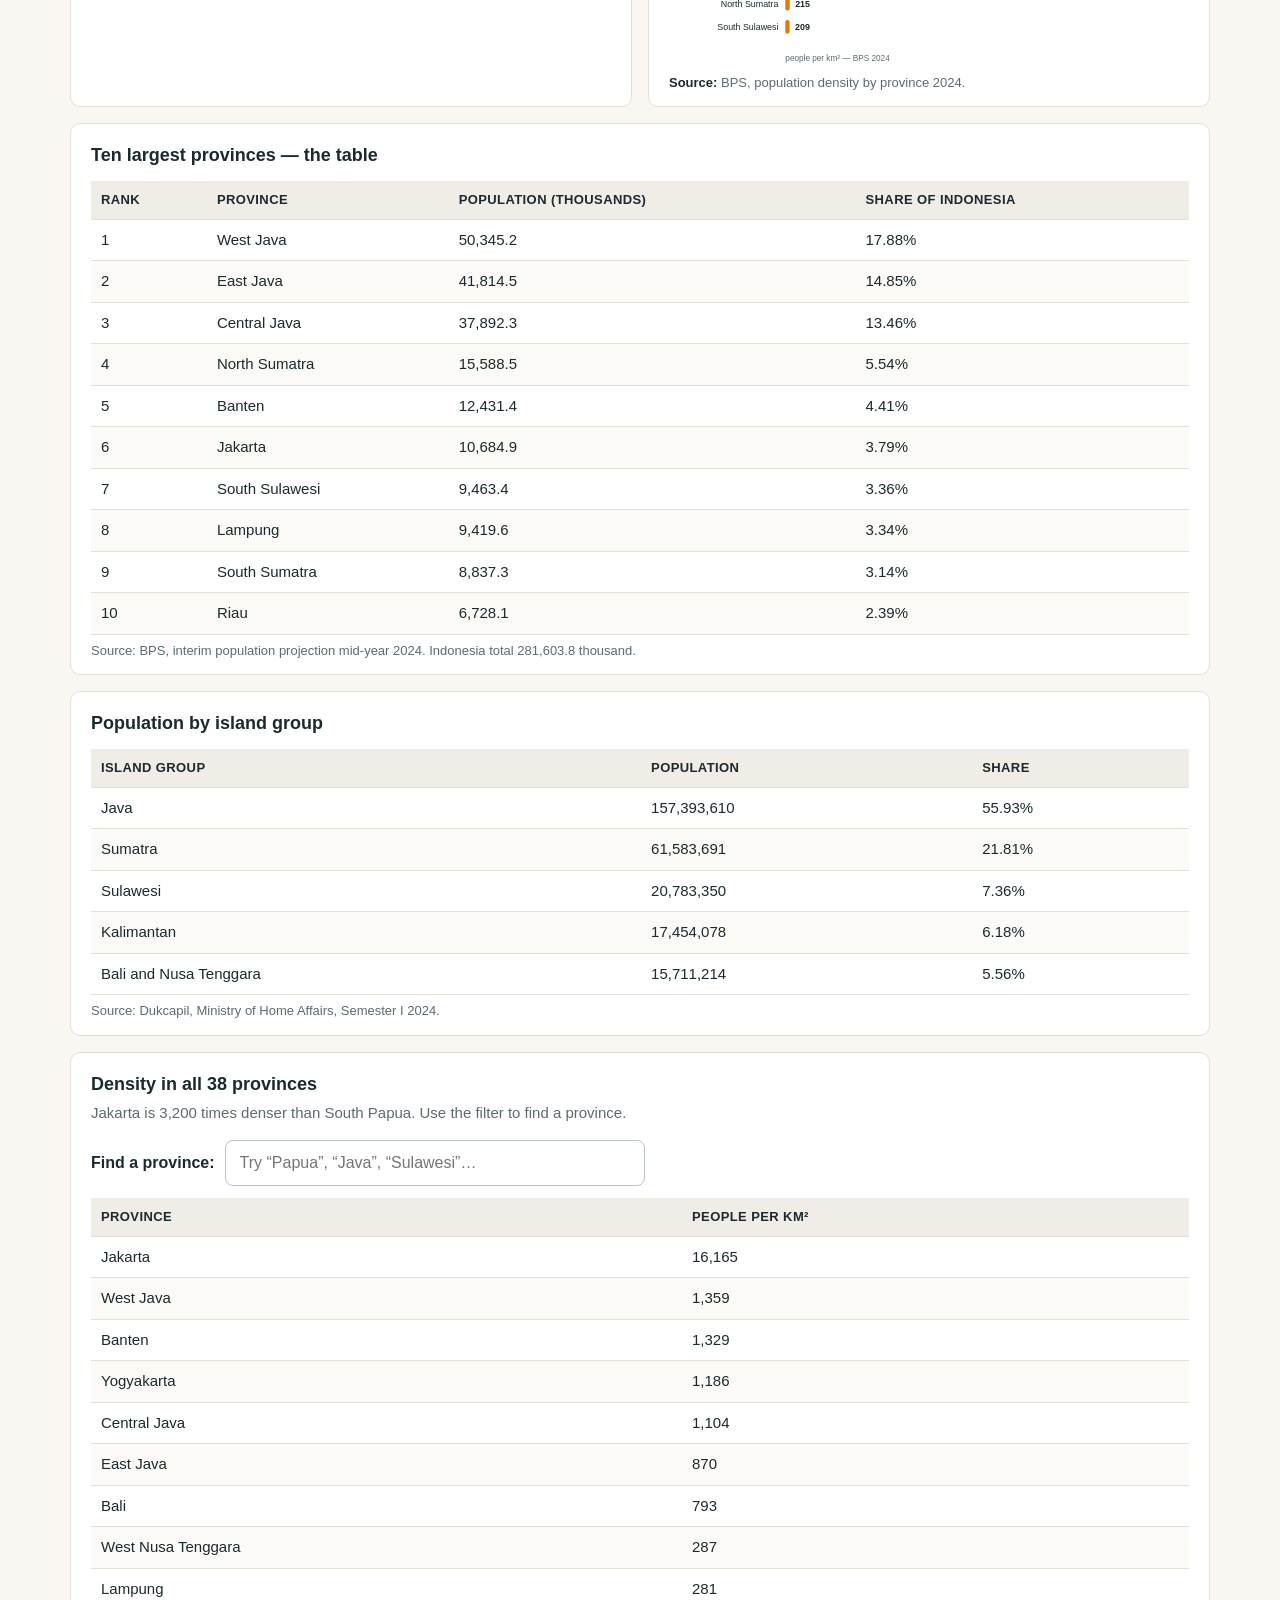
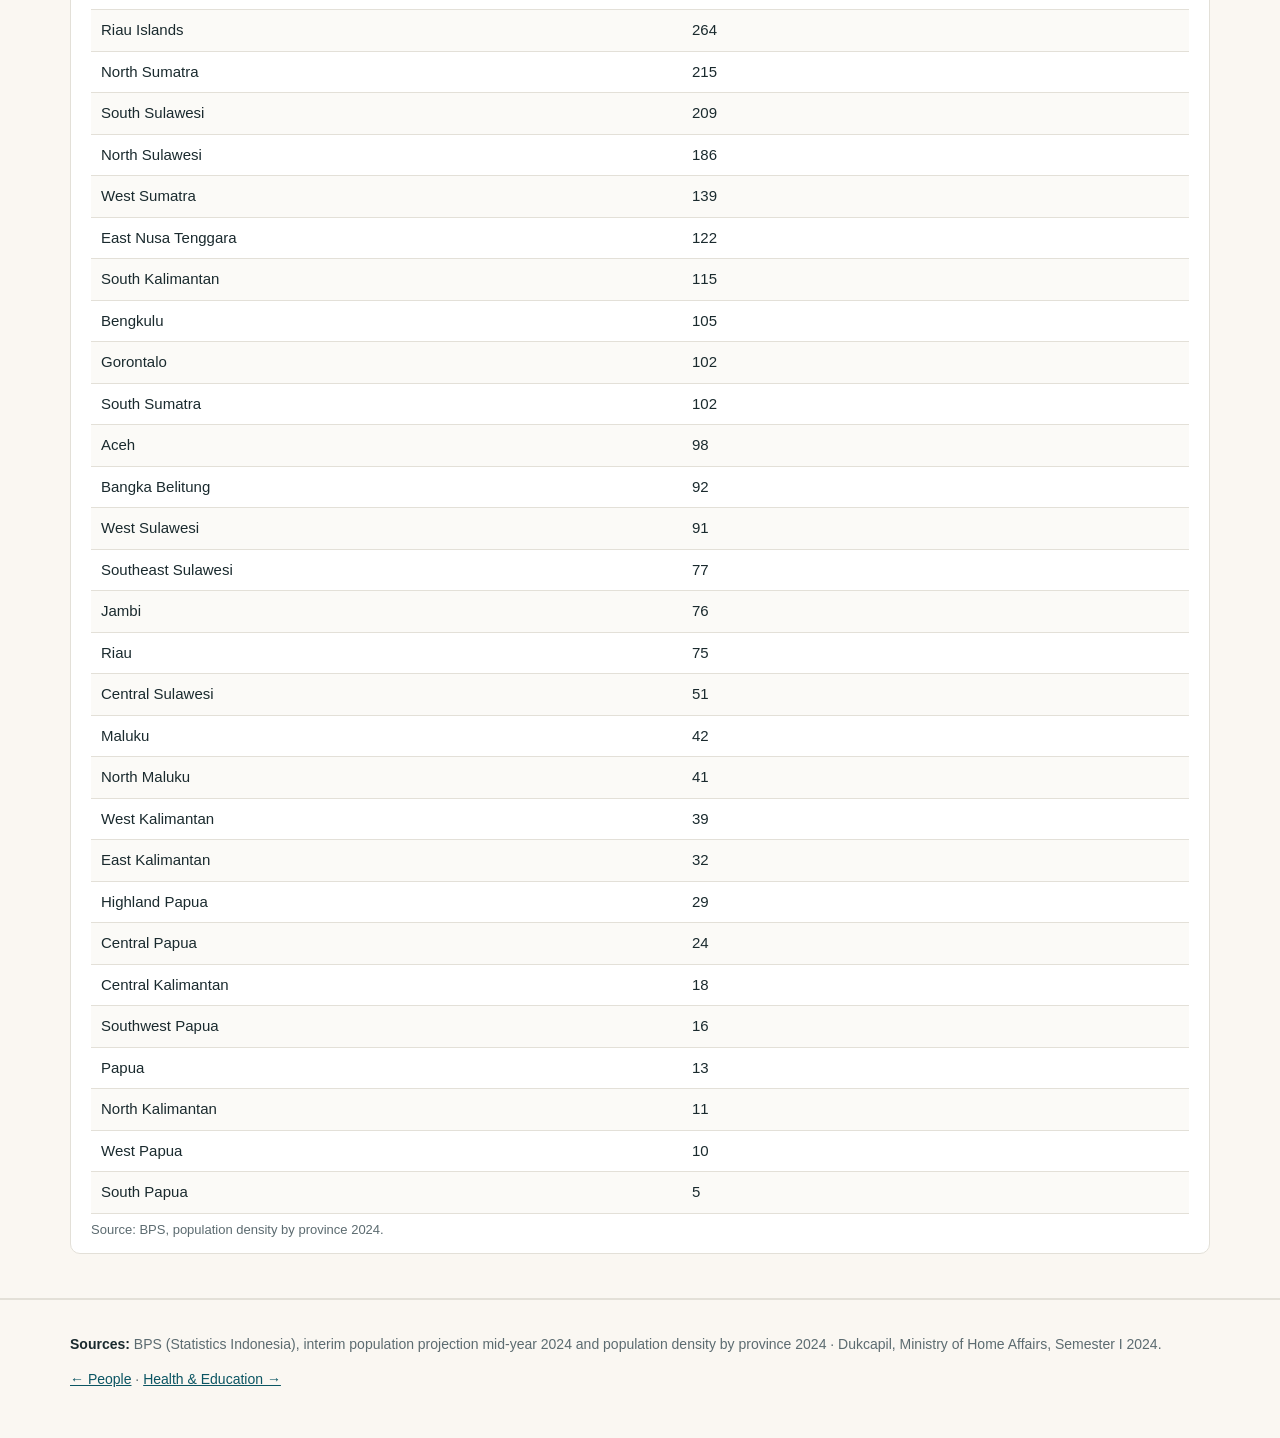
<file: app/provinces.html>
<!DOCTYPE html>
<html lang="en">
<head>
<meta charset="utf-8">
<meta name="viewport" content="width=device-width, initial-scale=1">
<title>Provinces — NusaStat · Indonesia in Numbers</title>
<link rel="stylesheet" href="style.css">
<script src="data.js" defer></script>
<script src="charts.js" defer></script>
<script src="app.js" defer></script>
</head>
<body>
<header class="top"><div class="wrap">
<a class="brand" href="index.html">Nusa<span>Stat</span></a>
<p class="tagline">Indonesia in numbers — real figures, every one sourced.</p>
</div></header>
<nav class="main"><div class="wrap">
<a href="index.html">Overview</a>
<a href="economy.html">Economy</a>
<a href="people.html">People</a>
<a href="provinces.html" class="active">Provinces</a>
<a href="health-education.html">Health &amp; Education</a>
<a href="digital.html">Digital</a>
</div></nav>
<main class="wrap">
<h1>Provinces</h1>
<p class="lede">38 provinces, one very uneven map: Java holds 55.9% of all Indonesians, and Jakarta packs 16,165 people into every square kilometre.</p>
<div class="cards">
<div class="card"><div class="k">Provinces</div><div class="v">38</div><p class="n">Across the archipelago</p><p class="src"><b>Source:</b> BPS, 2024</p></div>
<div class="card"><div class="k">Largest province</div><div class="v">West Java</div><p class="n">50.35 million people, 17.88% of Indonesia</p><p class="src"><b>Source:</b> BPS, 2024</p></div>
<div class="card"><div class="k">Java's share</div><div class="v">55.93<small>%</small></div><p class="n">157.4 million people on one island</p><p class="src"><b>Source:</b> Dukcapil, 2024</p></div>
<div class="card"><div class="k">Densest province</div><div class="v">Jakarta</div><p class="n">16,165 people per km²</p><p class="src"><b>Source:</b> BPS, 2024</p></div>
<div class="card"><div class="k">Least dense</div><div class="v">South Papua</div><p class="n">5 people per km²</p><p class="src"><b>Source:</b> BPS, 2024</p></div>
<div class="card"><div class="k">Indonesia total</div><div class="v">281.6<small> million</small></div><p class="n">Interim projection, mid-year 2024</p><p class="src"><b>Source:</b> BPS, 2024</p></div>
</div>

<div class="panel wide">
<h3>The ten largest provinces</h3>
<p class="chart-cap">Population in thousands. West, East and Central Java together hold 46% of the country.</p>
<div id="prov-bars"></div>
<p class="src"><b>Source:</b> BPS, interim population projection mid-year 2024.</p>
</div>

<div class="cols">
<div class="panel">
<h3>Population by island group</h3>
<p class="chart-cap">Share of population, %.</p>
<div id="island-bars"></div>
<p class="src"><b>Source:</b> Dukcapil, Ministry of Home Affairs, Semester I 2024.</p>
</div>
<div class="panel">
<h3>The twelve densest provinces</h3>
<p class="chart-cap">People per square kilometre.</p>
<div id="density-bars"></div>
<p class="src"><b>Source:</b> BPS, population density by province 2024.</p>
</div>
</div>

<div class="panel">
<h3>Ten largest provinces — the table</h3>
<div class="table-scroll" data-table="prov-top10"></div>
</div>

<div class="panel">
<h3>Population by island group</h3>
<div class="table-scroll" data-table="islands"></div>
</div>

<div class="panel">
<h3>Density in all 38 provinces</h3>
<p class="sub">Jakarta is 3,200 times denser than South Papua. Use the filter to find a province.</p>
<div class="filter-row">
<label for="province-filter"><strong>Find a province:</strong></label>
<input type="search" id="province-filter" placeholder="Try “Papua”, “Java”, “Sulawesi”…">
<span class="hint" id="province-count"></span>
</div>
<div class="table-scroll" id="density-table" data-table="prov-density"></div>
</div>
</main>
<footer><div class="wrap">
<p><strong>Sources:</strong> BPS (Statistics Indonesia), interim population projection mid-year 2024 and population density by province 2024 · Dukcapil, Ministry of Home Affairs, Semester I 2024.</p>
<p><a href="people.html">← People</a> · <a href="health-education.html">Health &amp; Education →</a></p>
</div></footer>
</body>
</html>
</file>
<file: app/style.css>
/* NusaStat styles: one stylesheet for all six pages. System fonts only. */
:root {
  --teal: #0b5563;
  --teal-dark: #083f4a;
  --red: #c8102e;
  --ink: #1a2a2e;
  --muted: #5c6b70;
  --paper: #faf7f2;
  --card: #ffffff;
  --line: #e3e0d8;
  --amber: #e07b00;
}
* { box-sizing: border-box; }
body {
  margin: 0;
  font-family: -apple-system, BlinkMacSystemFont, "Segoe UI", Roboto, Helvetica, Arial, sans-serif;
  color: var(--ink);
  background: var(--paper);
  line-height: 1.5;
  font-size: 16px;
}
a { color: var(--teal); }
.wrap { max-width: 1180px; margin: 0 auto; padding: 0 20px; }

/* Header */
header.top { background: var(--teal-dark); color: #fff; }
header.top .wrap { display: flex; align-items: center; gap: 18px; flex-wrap: wrap; padding-top: 14px; padding-bottom: 14px; }
.brand { font-size: 26px; font-weight: 800; letter-spacing: .5px; color: #fff; text-decoration: none; }
.brand span { color: #ffb3bd; }
.tagline { font-size: 14px; color: #cfe3e6; margin: 0; }
nav.main { background: var(--teal); }
nav.main .wrap { display: flex; gap: 4px; flex-wrap: wrap; padding-top: 0; padding-bottom: 0; }
nav.main a {
  color: #dff0f2; text-decoration: none; padding: 11px 14px; font-weight: 600; font-size: 15px;
  border-bottom: 3px solid transparent;
}
nav.main a:hover { color: #fff; background: rgba(255,255,255,.08); }
nav.main a.active { color: #fff; border-bottom-color: var(--red); background: rgba(255,255,255,.06); }

/* Page headings */
h1 { font-size: 34px; line-height: 1.15; margin: 26px 0 6px; }
.lede { font-size: 18px; color: var(--muted); max-width: 820px; margin: 0 0 22px; }
h2 { font-size: 23px; margin: 34px 0 4px; }
h3 { font-size: 18px; margin: 0 0 4px; }
.sub { color: var(--muted); margin: 0 0 14px; font-size: 15px; }

/* Stat cards */
.cards { display: grid; grid-template-columns: repeat(3, 1fr); gap: 14px; margin: 18px 0 8px; }
/* Compact one-row strip for the six headline figures on the overview. */
.cards.strip { grid-template-columns: repeat(6, 1fr); gap: 10px; }
.strip .card { padding: 12px 12px 9px; }
.strip .card .v { font-size: 27px; }
.strip .card .n { font-size: 12px; }
.card {
  background: var(--card); border: 1px solid var(--line); border-radius: 10px;
  padding: 16px 18px 12px;
}
.card .k { font-size: 14px; font-weight: 700; text-transform: uppercase; letter-spacing: .6px; color: var(--teal); }
.card .v { font-size: 38px; font-weight: 800; line-height: 1.1; margin: 4px 0 2px; }
.card .v small { font-size: 20px; font-weight: 700; }
.card .n { font-size: 14px; color: var(--muted); margin: 0; }
.src { font-size: 13px; color: var(--muted); margin: 6px 0 0; }
.src b { color: var(--ink); }

/* Panels and charts */
.panel {
  background: var(--card); border: 1px solid var(--line); border-radius: 10px;
  padding: 18px 20px 14px; margin: 16px 0;
}
.panel.wide { padding: 20px 22px 16px; }
.chart-cap { font-size: 14px; color: var(--muted); margin: 2px 0 8px; }
svg { width: 100%; height: auto; display: block; }
.legend { display: flex; gap: 18px; flex-wrap: wrap; font-size: 14px; margin-bottom: 6px; }
.legend i { display: inline-block; width: 14px; height: 4px; border-radius: 2px; margin-right: 6px; vertical-align: middle; }

/* Toggle buttons */
.toggles { display: flex; gap: 8px; flex-wrap: wrap; margin: 10px 0 4px; }
.toggles button, .filter-row button {
  font: inherit; font-size: 14px; font-weight: 600; padding: 8px 14px; border-radius: 20px;
  border: 1px solid var(--teal); background: #fff; color: var(--teal); cursor: pointer;
}
.toggles button.on { background: var(--teal); color: #fff; }
.toggles button:hover { background: #e6f1f2; }
.toggles button.on:hover { background: var(--teal-dark); }

/* Search and filter */
.filter-row { display: flex; gap: 10px; align-items: center; flex-wrap: wrap; margin: 16px 0 4px; }
.filter-row input[type="search"], .filter-row input[type="text"] {
  font: inherit; font-size: 16px; padding: 10px 14px; border: 1px solid #b9c4c6; border-radius: 8px;
  width: min(420px, 100%); background: #fff;
}
.hint { font-size: 14px; color: var(--muted); }

/* Tables */
table { width: 100%; border-collapse: collapse; font-size: 15px; margin-top: 8px; }
th, td { text-align: left; padding: 9px 10px; border-bottom: 1px solid var(--line); vertical-align: top; }
th { background: #f0ede6; font-size: 13px; text-transform: uppercase; letter-spacing: .4px; }
tbody tr:nth-child(even) td { background: #fbfaf7; }
td strong { font-weight: 700; }
.table-scroll { overflow-x: auto; }

/* Two-column layout */
.cols { display: grid; grid-template-columns: 1fr 1fr; gap: 16px; }
.cols .panel { margin: 0; }

/* Callout */
.callout { border-left: 5px solid var(--red); background: #fff5f6; padding: 14px 18px; border-radius: 0 8px 8px 0; margin: 18px 0; }
.callout p { margin: 0; }
.note { font-size: 14px; color: var(--muted); }

/* Footer */
footer { border-top: 2px solid var(--line); margin-top: 44px; padding: 20px 0 34px; font-size: 14px; color: var(--muted); }
footer strong { color: var(--ink); }

@media (max-width: 860px) {
  .cards { grid-template-columns: repeat(2, 1fr); }
  .cards.strip { grid-template-columns: repeat(3, 1fr); }
  .cols { grid-template-columns: 1fr; }
  h1 { font-size: 28px; }
  .card .v { font-size: 30px; }
}
@media (max-width: 520px) {
  .cards { grid-template-columns: 1fr 1fr; gap: 10px; }
  .cards.strip { grid-template-columns: 1fr 1fr; }
  .card { padding: 12px 12px 9px; }
  .card .v { font-size: 25px; }
  .card .n { font-size: 12px; }
  h1 { font-size: 25px; }
  .brand { font-size: 22px; }
  nav.main a { padding: 10px 9px; font-size: 14px; }
  th, td { padding: 7px 6px; font-size: 14px; }
}
</file>
